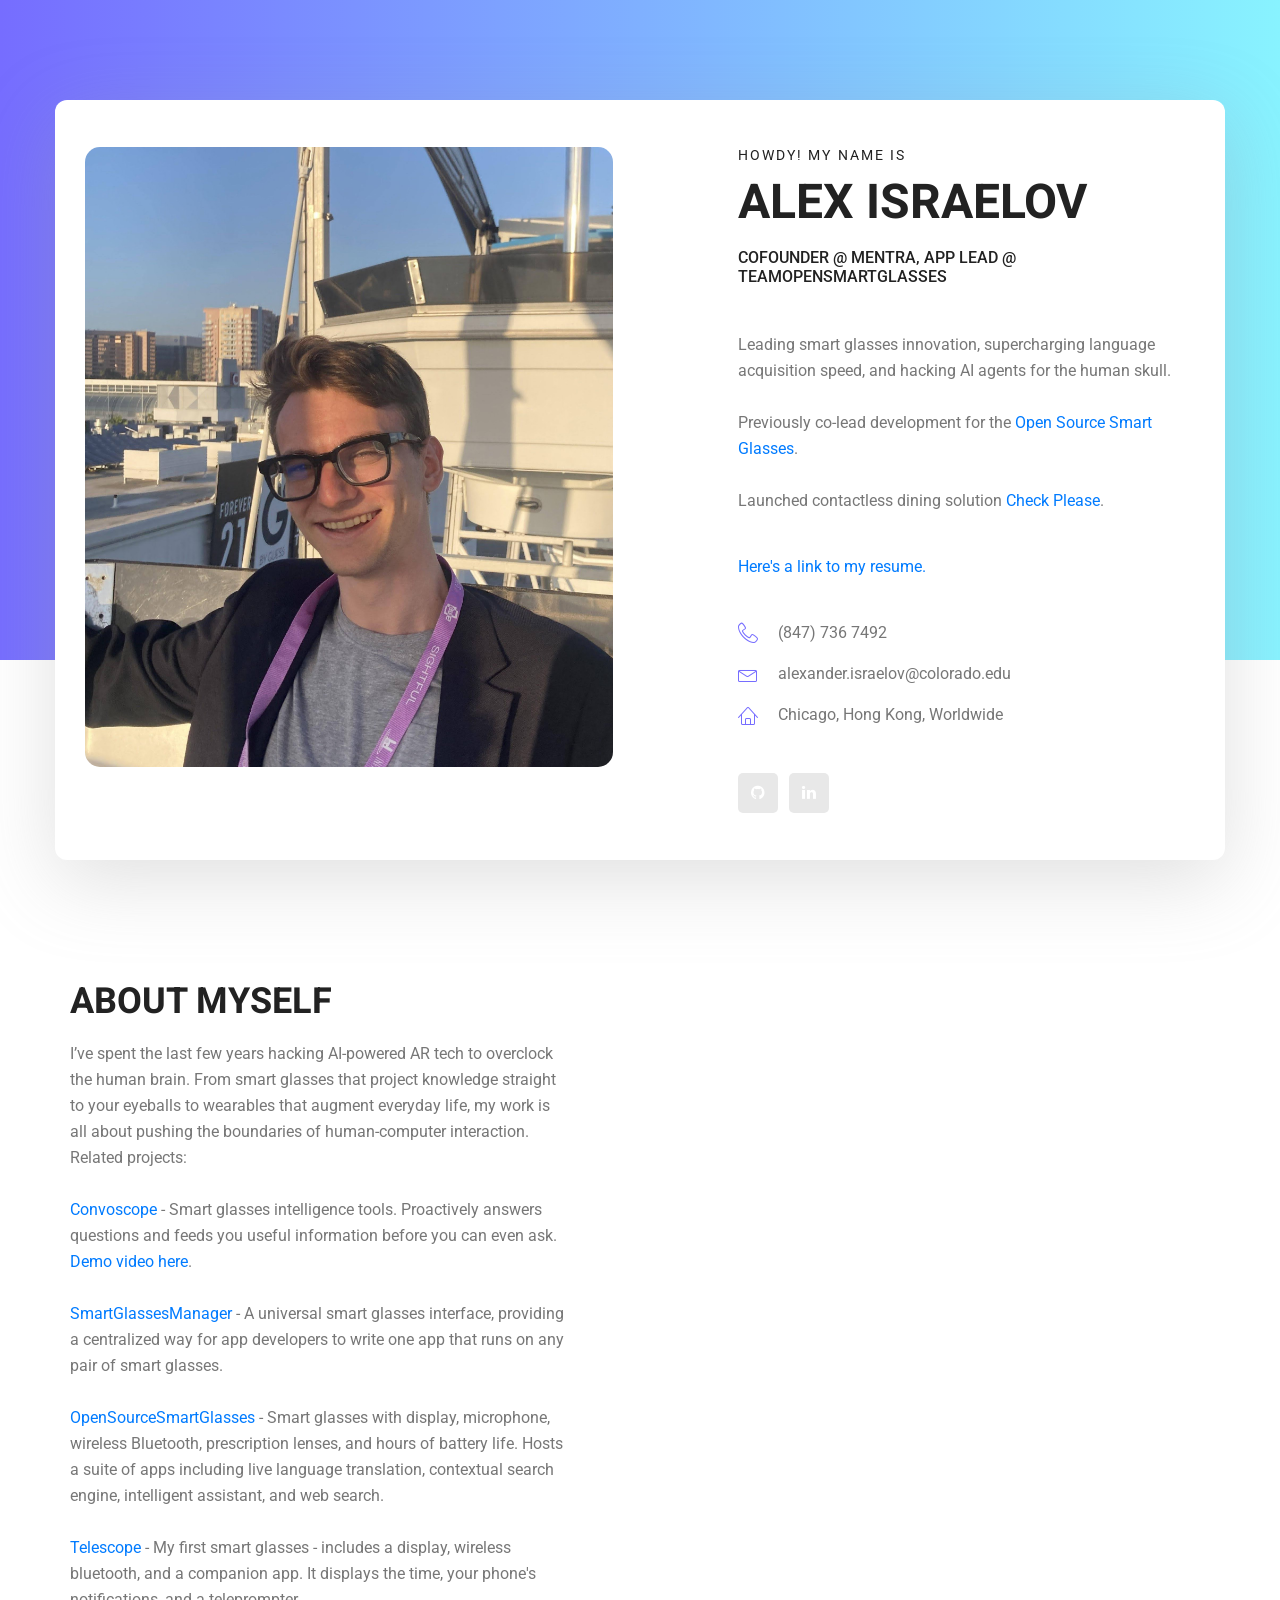
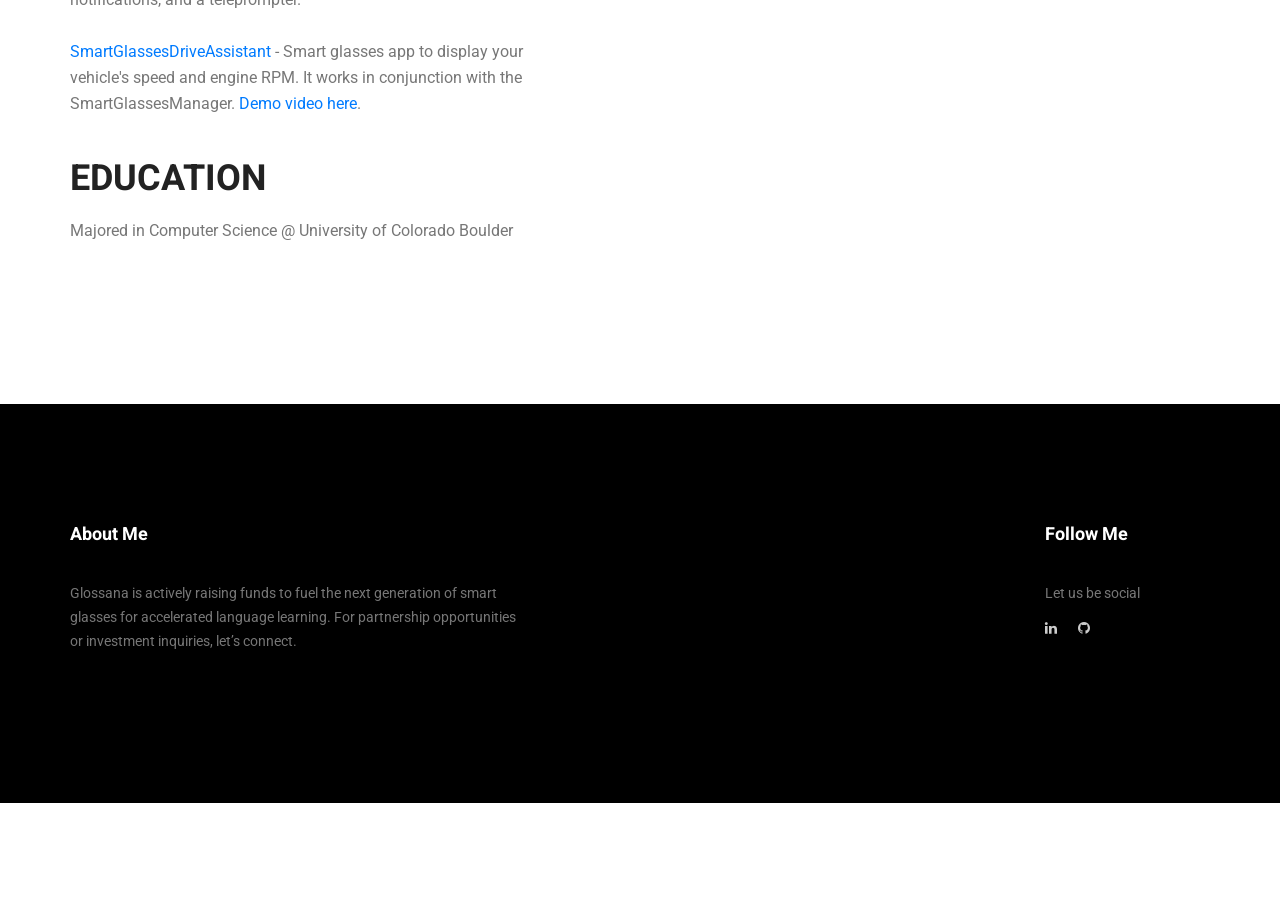
<file: index.html>
<!DOCTYPE html>
<html lang="en">
  <head>
    <!-- Required meta tags -->
    <meta charset="utf-8" />
    <meta
      name="viewport"
      content="width=device-width, initial-scale=1, shrink-to-fit=no"
    />
    <link rel="icon" href="img/favicon.png" type="image/png" />
    <title>Alex Israelov</title>
    <!-- Bootstrap CSS -->
    <link rel="stylesheet" href="css/bootstrap.css" />
    <link rel="stylesheet" href="vendors/linericon/style.css" />
    <link rel="stylesheet" href="css/font-awesome.min.css" />
    <link rel="stylesheet" href="vendors/owl-carousel/owl.carousel.min.css" />
    <link rel="stylesheet" href="vendors/lightbox/simpleLightbox.css" />
    <link rel="stylesheet" href="vendors/nice-select/css/nice-select.css" />
    <link rel="stylesheet" href="vendors/animate-css/animate.css" />
    <link rel="stylesheet" href="vendors/popup/magnific-popup.css" />
    <link rel="stylesheet" href="vendors/flaticon/flaticon.css" />
    <!-- main css -->
    <link rel="stylesheet" href="css/style.css" />
    <link rel="stylesheet" href="css/responsive.css" />
  </head>
  <body>
    <!--================Header Menu Area =================-->
    <header style="display: none;" class="header_area">
      <div class="main_menu">
        <nav class="navbar navbar-expand-lg navbar-light">
          <div class="container box_1620">

            <div
              class="collapse navbar-collapse offset"
              id="navbarSupportedContent"
            >
              <ul class="nav navbar-nav menu_nav ml-auto">
                <li class="nav-item active">
                  <a class="nav-link" href="index.html">Home</a>
                </li>
                <li class="nav-item">
                  <a class="nav-link" href="portfolio.html">Portfolio</a>
                </li>
              </ul>
            </div>
          </div>
        </nav>
      </div>
    </header>
    <!--================Header Menu Area =================-->

    <!--================Home Banner Area =================-->
    <section class="home_banner_area" style="margin-top: -100px;">
      <div class="container box_1620">
        <div class="banner_inner d-flex align-items-center">
          <div class="banner_content">
            <div class="media">
              <div class="d-flex">
                <img id="profileimage" src="img/MEAWE2.jpg" alt="" />
              </div>
              <div class="media-body">
                <div class="personal_text">
                  <h6>Howdy! My name is</h6>
                  <h3>Alex Israelov</h3>
                  <h4>
                    Cofounder @ Mentra, App Lead @ TeamOpenSmartGlasses
                  </h4>
                  <p>
                    <br>
                    Leading smart glasses innovation, supercharging language acquisition speed, and hacking AI agents for the human skull.
                    <br><br>

                    Previously co-lead development for the 
                    <a href="https://teamopensmartglasses.com/open-source-smart-glasses/">Open Source Smart Glasses</a>.
                    
                    <br><br>
                    Launched contactless dining solution 
                    <a href="https://web.archive.org/web/20220717092513/https://checkplease.app/">Check Please</a>.
                  </p>
                  <p>
                    <a
                      href="resume"
                    >
                      Here's a link to my resume.
                    </a>
                  </p>

                  <ul class="list basic_info">
                    <li>
                      <a href="#"
                        ><i class="lnr lnr-phone-handset"></i> (847) 736 7492</a
                      >
                    </li>
                    <li>
                      <a href="#"
                        ><i class="lnr lnr-envelope"></i>
                        alexander.israelov@colorado.edu</a
                      >
                    </li>
                    <li>
                      <a href="#"
                        ><i class="lnr lnr-home"></i> Chicago, Hong Kong, Worldwide </a
                      >
                    </li>
                  </ul>
                  <ul class="list personal_social">
                    <li>
                      <a href="https://github.com/alex1115alex"
                        ><i class="fa fa-github"></i
                      ></a>
                    </li>
                    <li>
                      <a href="https://www.linkedin.com/in/alexanderisraelov/"
                        ><i class="fa fa-linkedin"></i
                      ></a>
                    </li>
                    <li></li>
                  </ul>
                </div>
              </div>
            </div>
          </div>
        </div>
      </div>
    </section>
    <!--================End Home Banner Area =================-->

    <!--================Welcome Area =================-->
    <section class="welcome_area p_120">
      <div class="container">
        <div class="row welcome_inner">
          <div class="col-lg-6">
            <div class="welcome_text">
              <h4>About Myself</h4>
              <p>
                I’ve spent the last few years hacking AI-powered AR tech to overclock the human brain. 
                From smart glasses that project knowledge straight to your eyeballs to wearables that augment everyday life, my work is all about pushing the boundaries of human-computer interaction. Related projects:
               
                <br>
                <br>
                <a href="https://teamopensmartglasses.com/convoscope">Convoscope
                </a> - Smart glasses intelligence tools. Proactively answers questions and feeds you useful information before you can even ask. <a href="https://www.youtube.com/watch?v=3n6DzuYQ_v8">Demo video here</a>.

                <br>
                <br>
                <a href="https://github.com/TeamOpenSmartGlasses/SmartGlassesManager">SmartGlassesManager
                </a> - A universal smart glasses interface, providing a centralized way for app developers to write one app that runs on any pair of smart glasses.

                <br>
                <br>
                <a href="https://teamopensmartglasses.com/open-source-smart-glasses/">OpenSourceSmartGlasses
                </a> - Smart glasses with display, microphone, wireless Bluetooth, prescription lenses, and hours of battery life. Hosts a suite of apps including live language translation, contextual search engine, intelligent assistant, and web search.

                <br>
                <br>
                <a href="https://github.com/alex1115alex/Wearables-Telescope">Telescope
                </a> - My first smart glasses - includes a display, wireless bluetooth, and a companion app. It displays the time, your phone's notifications, and a teleprompter.
                
                <br>
                <br>
                <a href="https://github.com/TeamOpenSmartGlasses/SmartGlassesDriveAssistant">SmartGlassesDriveAssistant
                </a> - Smart glasses app to display your vehicle's speed and engine RPM. It works in conjunction with the SmartGlassesManager. <a href="https://www.youtube.com/watch?v=XDQ6MuoZ7AE">Demo video here</a>.

              </p>
              <h4>Education</h4>
              <p>Majored in Computer Science @ University of Colorado Boulder</p>
            </div>
          </div>

          </div>
        </div>
      </div>
    </section>

    <footer class="footer_area p_120">
      <div class="container">
        <div class="row footer_inner">
          <div class="col-lg-5 col-sm-6">
            <aside class="f_widget ab_widget">
              <div class="f_title">
                <h3>About Me</h3>
              </div>
              <p>
                Glossana is actively raising funds to fuel the next generation of smart glasses for accelerated language learning. For partnership opportunities or investment inquiries, let’s connect.
              </p>
            </aside>
          </div>
          <div class="col-lg-5 col-sm-6"></div>
          <div class="col-lg-2">
            <aside class="f_widget social_widget">
              <div class="f_title">
                <h3>Follow Me</h3>
              </div>
              <p>Let us be social</p>
              <ul class="list">
                <li>
                  <a href="https://www.linkedin.com/in/alexanderisraelov/"
                    ><i class="fa fa-linkedin"></i
                  ></a>
                </li>
                <li>
                  <a href="https://github.com/alex1115alex"
                    ><i class="fa fa-github"></i
                  ></a>
                </li>
              </ul>
            </aside>
          </div>
        </div>
      </div>
    </footer>
    <!--================End Footer Area =================-->

    <!-- Optional JavaScript -->
    <!-- jQuery first, then Popper.js, then Bootstrap JS -->
    <script src="js/jquery-3.3.1.min.js"></script>
    <script src="js/popper.js"></script>
    <script src="js/bootstrap.min.js"></script>
    <script src="js/stellar.js"></script>
    <script src="vendors/lightbox/simpleLightbox.min.js"></script>
    <script src="vendors/nice-select/js/jquery.nice-select.min.js"></script>
    <script src="vendors/isotope/imagesloaded.pkgd.min.js"></script>
    <script src="vendors/isotope/isotope.pkgd.min.js"></script>
    <script src="vendors/owl-carousel/owl.carousel.min.js"></script>
    <script src="vendors/popup/jquery.magnific-popup.min.js"></script>
    <script src="js/jquery.ajaxchimp.min.js"></script>
    <script src="vendors/counter-up/jquery.waypoints.min.js"></script>
    <script src="vendors/counter-up/jquery.counterup.min.js"></script>
    <script src="js/mail-script.js"></script>
    <script src="js/theme.js"></script>
  </body>
</html>
</file>
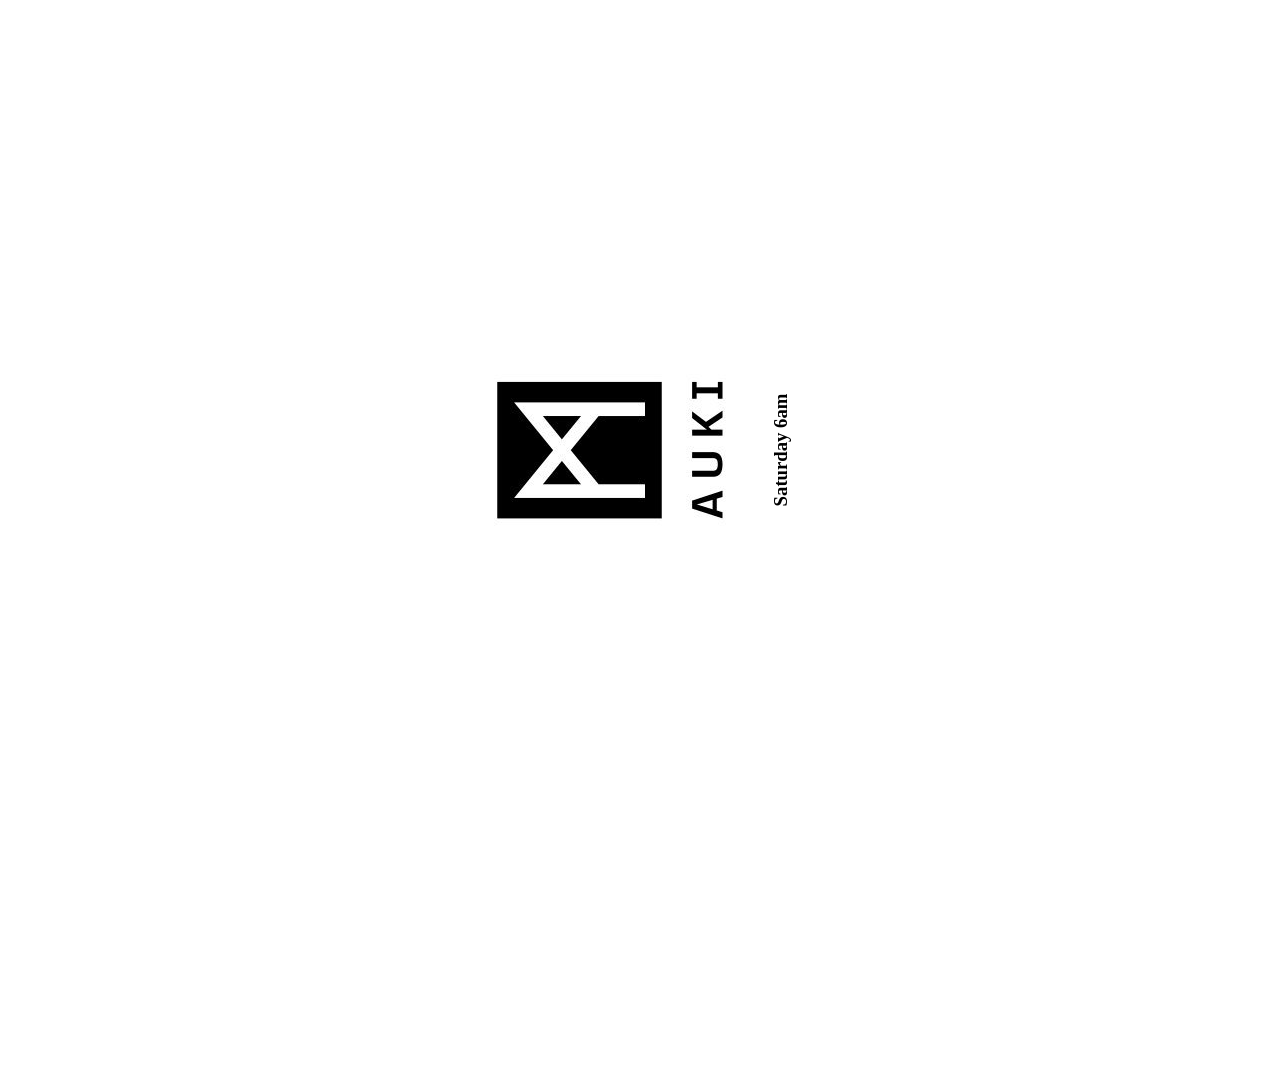
<file: tvbox/index.html>
<!DOCTYPE html>
<html lang="en">
<script>
    setInterval(() => {
        window.location.reload();
    }, 5000);
</script>

<head>
    <meta charset="UTF-8">
    <meta name="viewport" content="width=device-width, initial-scale=1.0">
    <title>Full Screen Image</title>
    <style>
        #content {
            transform: rotate(270deg);
            /* Prevent scrollbars */

            /* Scale the content to fit the screen */
            position: absolute;
            top: 0;
            left: 0;
            right: 0;
            bottom: 0;
            display: flex;
            justify-content: center;
            align-items: center;

            flex-direction: column;

            
        }

        html,
        body {
            margin: 0;
            padding: 0;
        }
        img {
          
          
        }
    </style>
</head>

<body>
    <div id="content">
        <img src="pic.jpg" alt="Full Screen Image" />
        <h3>
<script>
    const days = ['Sunday', 'Monday', 'Tuesday', 'Wednesday', 'Thursday', 'Friday', 'Saturday'];

    // Create a new Date object for the current date and time in Hong Kong timezone
    const now = new Date().toLocaleString('en-US', { timeZone: 'Asia/Hong_Kong' });
    const hkTime = new Date(now);
    const dayOfWeek = days[hkTime.getDay()];
    const hours = hkTime.getHours();
    const period = hours >= 12 ? 'pm' : 'am';
    const formattedHours = hours % 12 === 0 ? 12 : hours % 12; // Convert to 12-hour format
    
    // Display the day and time in Hong Kong timezone
    document.write(`${dayOfWeek} ${formattedHours}${period}`);
</script>
        </h3>
    </div>
</body>

</html>
</file>
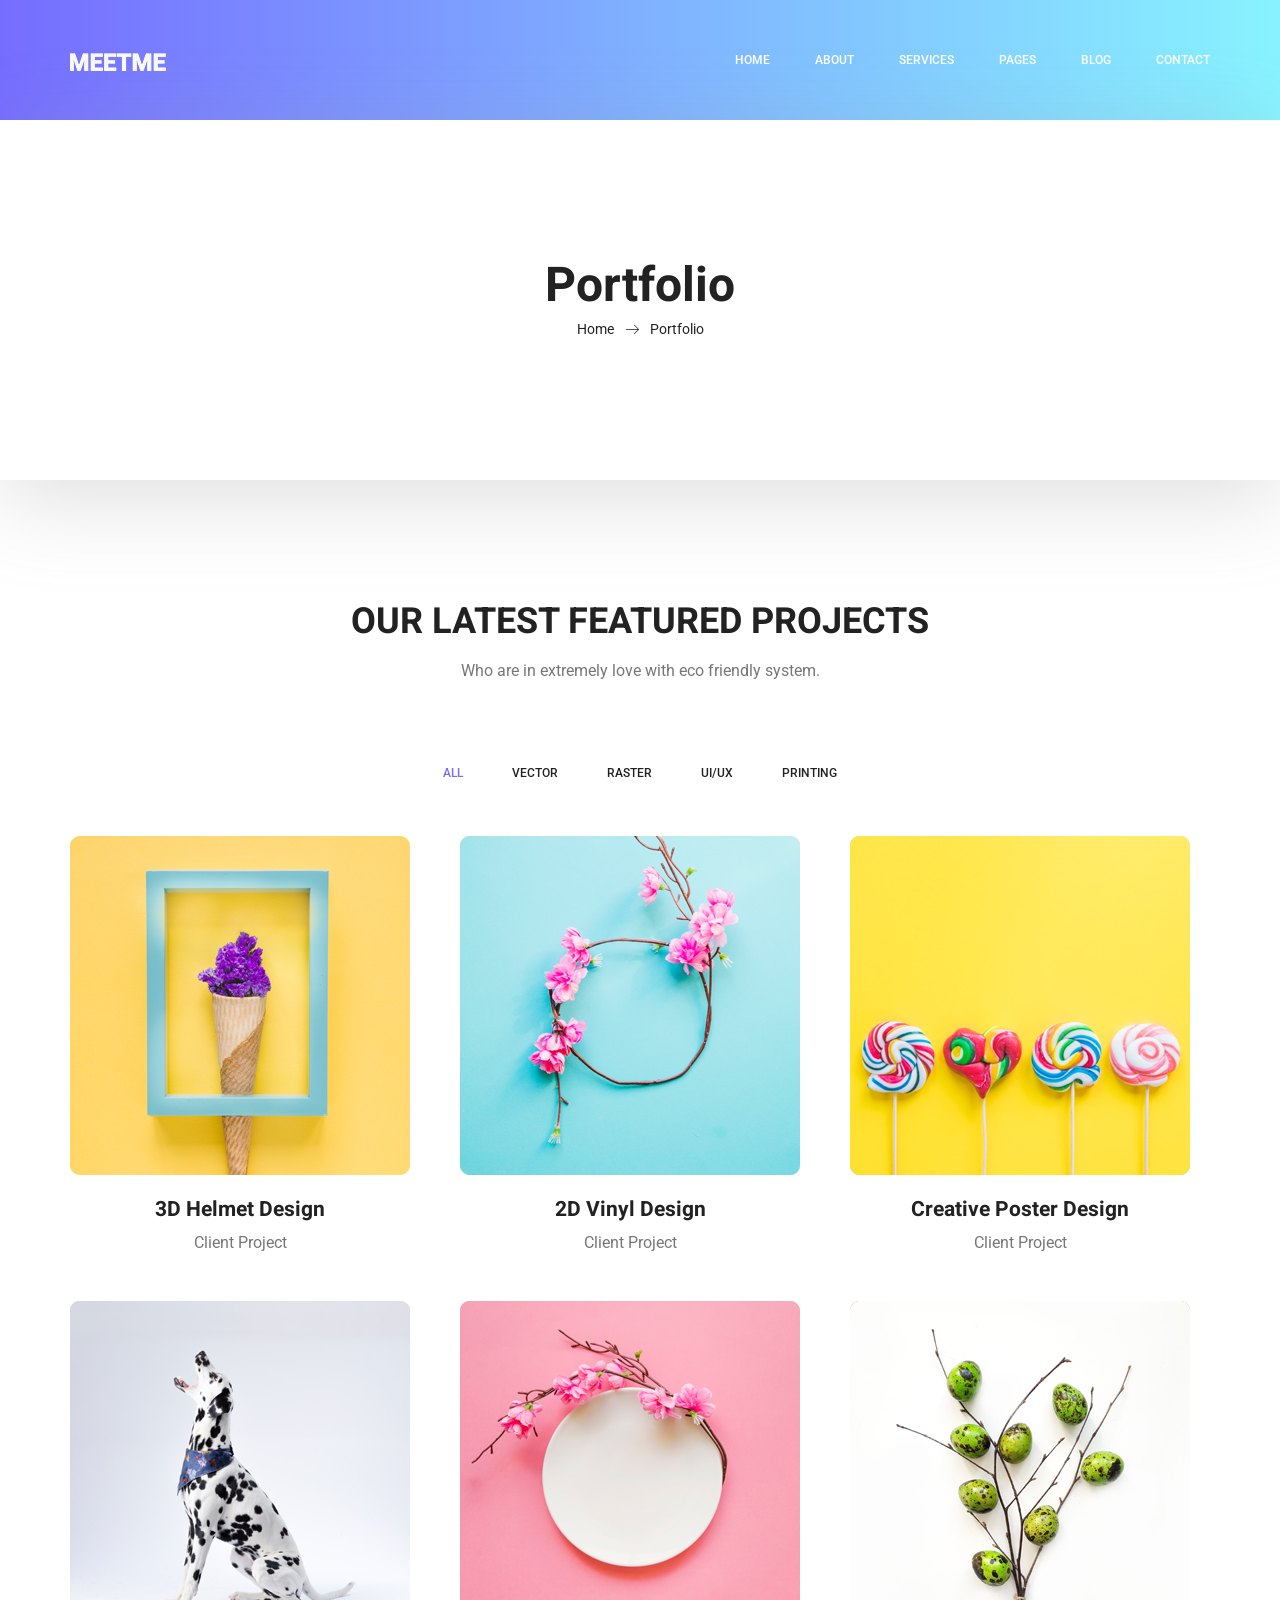
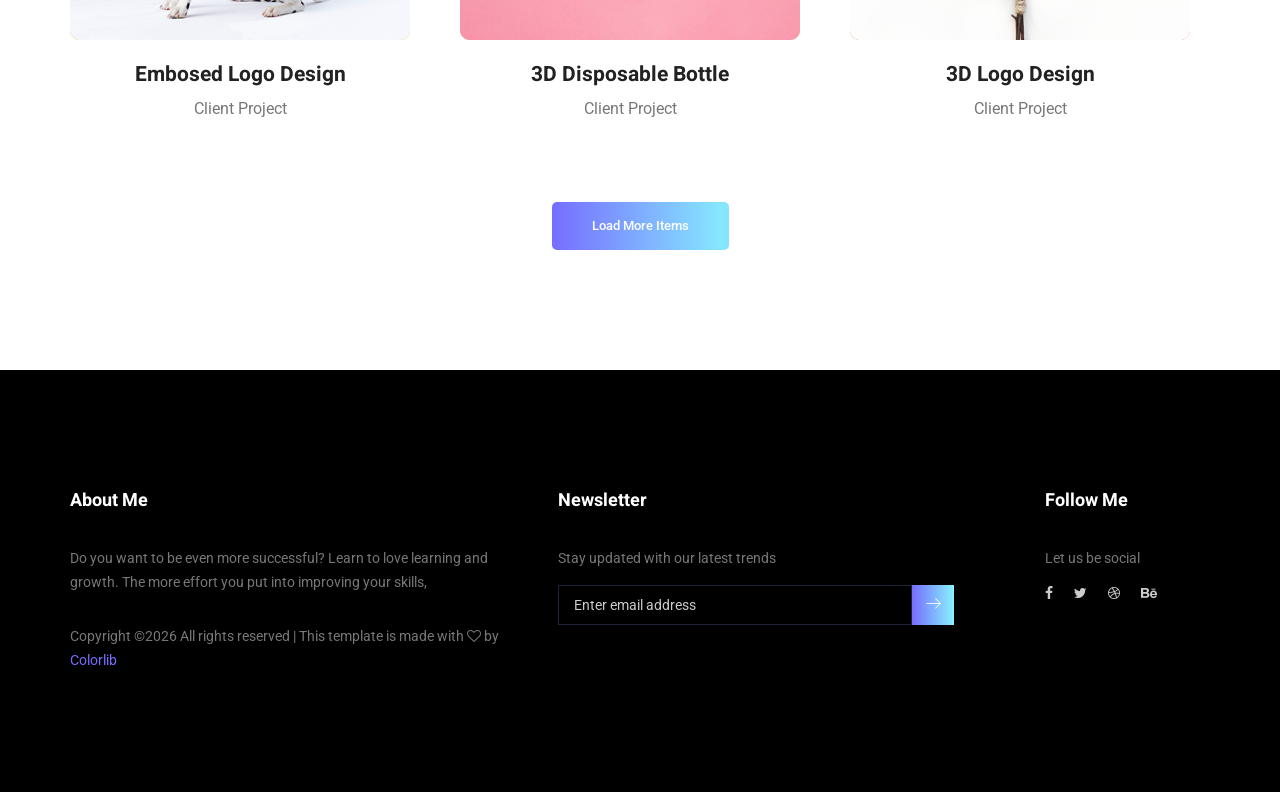
<file: portfolio.html>
<!doctype html>
<html lang="en">
    <head>
        <!-- Required meta tags -->
        <meta charset="utf-8">
        <meta name="viewport" content="width=device-width, initial-scale=1, shrink-to-fit=no">
        <link rel="icon" href="img/favicon.png" type="image/png">
        <title>MeetMe Personal</title>
        <!-- Bootstrap CSS -->
        <link rel="stylesheet" href="css/bootstrap.css">
        <link rel="stylesheet" href="vendors/linericon/style.css">
        <link rel="stylesheet" href="css/font-awesome.min.css">
        <link rel="stylesheet" href="vendors/owl-carousel/owl.carousel.min.css">
        <link rel="stylesheet" href="vendors/lightbox/simpleLightbox.css">
        <link rel="stylesheet" href="vendors/nice-select/css/nice-select.css">
        <link rel="stylesheet" href="vendors/animate-css/animate.css">
        <link rel="stylesheet" href="vendors/popup/magnific-popup.css">
        <link rel="stylesheet" href="vendors/flaticon/flaticon.css">
        <!-- main css -->
        <link rel="stylesheet" href="css/style.css">
        <link rel="stylesheet" href="css/responsive.css">
    </head>
    <body>
        
        <!--================Header Menu Area =================-->
        <header class="header_area">
            <div class="main_menu">
            	<nav class="navbar navbar-expand-lg navbar-light">
					<div class="container box_1620">
						<!-- Brand and toggle get grouped for better mobile display -->
						<a class="navbar-brand logo_h" href="index.html"><img src="img/logo.png" alt=""></a>
						<button class="navbar-toggler" type="button" data-toggle="collapse" data-target="#navbarSupportedContent" aria-controls="navbarSupportedContent" aria-expanded="false" aria-label="Toggle navigation">
							<span class="icon-bar"></span>
							<span class="icon-bar"></span>
							<span class="icon-bar"></span>
						</button>
						<!-- Collect the nav links, forms, and other content for toggling -->
						<div class="collapse navbar-collapse offset" id="navbarSupportedContent">
							<ul class="nav navbar-nav menu_nav ml-auto">
								<li class="nav-item active"><a class="nav-link" href="index.html">Home</a></li> 
								<li class="nav-item"><a class="nav-link" href="about-us.html">About</a></li> 
								<li class="nav-item"><a class="nav-link" href="services.html">Services</a></li> 
								<li class="nav-item submenu dropdown">
									<a href="#" class="nav-link dropdown-toggle" data-toggle="dropdown" role="button" aria-haspopup="true" aria-expanded="false">Pages</a>
									<ul class="dropdown-menu">
										<li class="nav-item"><a class="nav-link" href="portfolio.html">Portfolio</a></li>
										<li class="nav-item"><a class="nav-link" href="elements.html">Elements</a></li>
									</ul>
								</li> 
								<li class="nav-item submenu dropdown">
									<a href="#" class="nav-link dropdown-toggle" data-toggle="dropdown" role="button" aria-haspopup="true" aria-expanded="false">Blog</a>
									<ul class="dropdown-menu">
										<li class="nav-item"><a class="nav-link" href="blog.html">Blog</a></li>
										<li class="nav-item"><a class="nav-link" href="single-blog.html">Blog Details</a></li>
									</ul>
								</li> 
								<li class="nav-item"><a class="nav-link" href="contact.html">Contact</a></li>
							</ul>
						</div> 
					</div>
            	</nav>
            </div>
        </header>
        <!--================Header Menu Area =================-->
        
        <!--================Home Banner Area =================-->
        <section class="banner_area">
            <div class="box_1620">
				<div class="banner_inner d-flex align-items-center">
					<div class="container">
						<div class="banner_content text-center">
							<h2>Portfolio</h2>
							<div class="page_link">
								<a href="index.html">Home</a>
								<a href="portfolio.html">Portfolio</a>
							</div>
						</div>
					</div>
				</div>
            </div>
        </section>
        <!--================End Home Banner Area =================-->
        
        <!--================Home Gallery Area =================-->
        <section class="home_gallery_area p_120">
        	<div class="container">
        		<div class="main_title">
        			<h2>Our Latest Featured Projects</h2>
        			<p>Who are in extremely love with eco friendly system.</p>
        		</div>
        		<div class="isotope_fillter">
        			<ul class="gallery_filter list">
						<li class="active" data-filter="*"><a href="#">All</a></li>
						<li data-filter=".brand"><a href="#">Vector</a></li>
						<li data-filter=".manipul"><a href="#">Raster</a></li>
						<li data-filter=".creative"><a href="#">UI/UX</a></li>
						<li data-filter=".design"><a href="#">Printing</a></li>
					</ul>
        		</div>
        	</div>
        	<div class="container">
        		<div class="gallery_f_inner row imageGallery1">
        			<div class="col-lg-4 col-md-4 col-sm-6 brand manipul design print">
        				<div class="h_gallery_item">
        					<div class="g_img_item">
        						<img class="img-fluid" src="img/gallery/project-1.jpg" alt="">
        						<a class="light" href="img/gallery/project-1.jpg"><img src="img/gallery/icon.png" alt=""></a>
        					</div>
        					<div class="g_item_text">
        						<h4>3D Helmet Design</h4>
        						<p>Client Project</p>
        					</div>
        				</div>
        			</div>
        			<div class="col-lg-4 col-md-4 col-sm-6 brand manipul creative">
        				<div class="h_gallery_item">
        					<div class="g_img_item">
        						<img class="img-fluid" src="img/gallery/project-2.jpg" alt="">
        						<a class="light" href="img/gallery/project-2.jpg"><img src="img/gallery/icon.png" alt=""></a>
        					</div>
        					<div class="g_item_text">
        						<h4>2D Vinyl Design</h4>
        						<p>Client Project</p>
        					</div>
        				</div>
        			</div>
        			<div class="col-lg-4 col-md-4 col-sm-6 manipul creative design print">
        				<div class="h_gallery_item">
        					<div class="g_img_item">
        						<img class="img-fluid" src="img/gallery/project-3.jpg" alt="">
        						<a class="light" href="img/gallery/project-3.jpg"><img src="img/gallery/icon.png" alt=""></a>
        					</div>
        					<div class="g_item_text">
        						<h4>Creative Poster Design</h4>
        						<p>Client Project</p>
        					</div>
        				</div>
        			</div>
        			<div class="col-lg-4 col-md-4 col-sm-6 brand creative print">
        				<div class="h_gallery_item">
        					<div class="g_img_item">
        						<img class="img-fluid" src="img/gallery/project-4.jpg" alt="">
        						<a class="light" href="img/gallery/project-4.jpg"><img src="img/gallery/icon.png" alt=""></a>
        					</div>
        					<div class="g_item_text">
        						<h4>Embosed Logo Design</h4>
        						<p>Client Project</p>
        					</div>
        				</div>
        			</div>
        			<div class="col-lg-4 col-md-4 col-sm-6 brand manipul design">
        				<div class="h_gallery_item">
        					<div class="g_img_item">
        						<img class="img-fluid" src="img/gallery/project-5.jpg" alt="">
        						<a class="light" href="img/gallery/project-5.jpg"><img src="img/gallery/icon.png" alt=""></a>
        					</div>
        					<div class="g_item_text">
        						<h4>3D Disposable Bottle</h4>
        						<p>Client Project</p>
        					</div>
        				</div>
        			</div>
        			<div class="col-lg-4 col-md-4 col-sm-6 brand creative">
        				<div class="h_gallery_item">
        					<div class="g_img_item">
        						<img class="img-fluid" src="img/gallery/project-6.jpg" alt="">
        						<a class="light" href="img/gallery/project-6.jpg"><img src="img/gallery/icon.png" alt=""></a>
        					</div>
        					<div class="g_item_text">
        						<h4>3D Logo Design</h4>
        						<p>Client Project</p>
        					</div>
        				</div>
        			</div>
        		</div>
        		<div class="more_btn">
        			<a class="main_btn" href="#">Load More Items</a>
        		</div>
        	</div>
        </section>
        <!--================End Home Gallery Area =================-->
        
        <!--================Footer Area =================-->
        <footer class="footer_area p_120">
        	<div class="container">
        		<div class="row footer_inner">
        			<div class="col-lg-5 col-sm-6">
        				<aside class="f_widget ab_widget">
        					<div class="f_title">
        						<h3>About Me</h3>
        					</div>
        					<p>Do you want to be even more successful? Learn to love learning and growth. The more effort you put into improving your skills,</p>
        					<p><!-- Link back to Colorlib can't be removed. Template is licensed under CC BY 3.0. -->
Copyright &copy;<script>document.write(new Date().getFullYear());</script> All rights reserved | This template is made with <i class="fa fa-heart-o" aria-hidden="true"></i> by <a href="https://colorlib.com" target="_blank">Colorlib</a>
<!-- Link back to Colorlib can't be removed. Template is licensed under CC BY 3.0. --></p>
        				</aside>
        			</div>
        			<div class="col-lg-5 col-sm-6">
        				<aside class="f_widget news_widget">
        					<div class="f_title">
        						<h3>Newsletter</h3>
        					</div>
        					<p>Stay updated with our latest trends</p>
        					<div id="mc_embed_signup">
                                <form target="_blank" action="https://spondonit.us12.list-manage.com/subscribe/post?u=1462626880ade1ac87bd9c93a&amp;id=92a4423d01" method="get" class="subscribe_form relative">
                                	<div class="input-group d-flex flex-row">
                                        <input name="EMAIL" placeholder="Enter email address" onfocus="this.placeholder = ''" onblur="this.placeholder = 'Email Address '" required="" type="email">
                                        <button class="btn sub-btn"><span class="lnr lnr-arrow-right"></span></button>		
                                    </div>				
                                    <div class="mt-10 info"></div>
                                </form>
                            </div>
        				</aside>
        			</div>
        			<div class="col-lg-2">
        				<aside class="f_widget social_widget">
        					<div class="f_title">
        						<h3>Follow Me</h3>
        					</div>
        					<p>Let us be social</p>
        					<ul class="list">
        						<li><a href="#"><i class="fa fa-facebook"></i></a></li>
        						<li><a href="#"><i class="fa fa-twitter"></i></a></li>
        						<li><a href="#"><i class="fa fa-dribbble"></i></a></li>
        						<li><a href="#"><i class="fa fa-behance"></i></a></li>
        					</ul>
        				</aside>
        			</div>
        		</div>
        	</div>
        </footer>
        <!--================End Footer Area =================-->
        
        
        
        
        <!-- Optional JavaScript -->
        <!-- jQuery first, then Popper.js, then Bootstrap JS -->
        <script src="js/jquery-3.3.1.min.js"></script>
        <script src="js/popper.js"></script>
        <script src="js/bootstrap.min.js"></script>
        <script src="js/stellar.js"></script>
        <script src="vendors/lightbox/simpleLightbox.min.js"></script>
        <script src="vendors/nice-select/js/jquery.nice-select.min.js"></script>
        <script src="vendors/isotope/imagesloaded.pkgd.min.js"></script>
        <script src="vendors/isotope/isotope.pkgd.min.js"></script>
        <script src="vendors/owl-carousel/owl.carousel.min.js"></script>
        <script src="vendors/popup/jquery.magnific-popup.min.js"></script>
        <script src="js/jquery.ajaxchimp.min.js"></script>
        <script src="vendors/counter-up/jquery.waypoints.min.js"></script>
        <script src="vendors/counter-up/jquery.counterup.min.js"></script>
        <script src="js/mail-script.js"></script>
        <script src="js/theme.js"></script>
    </body>
</html>
</file>
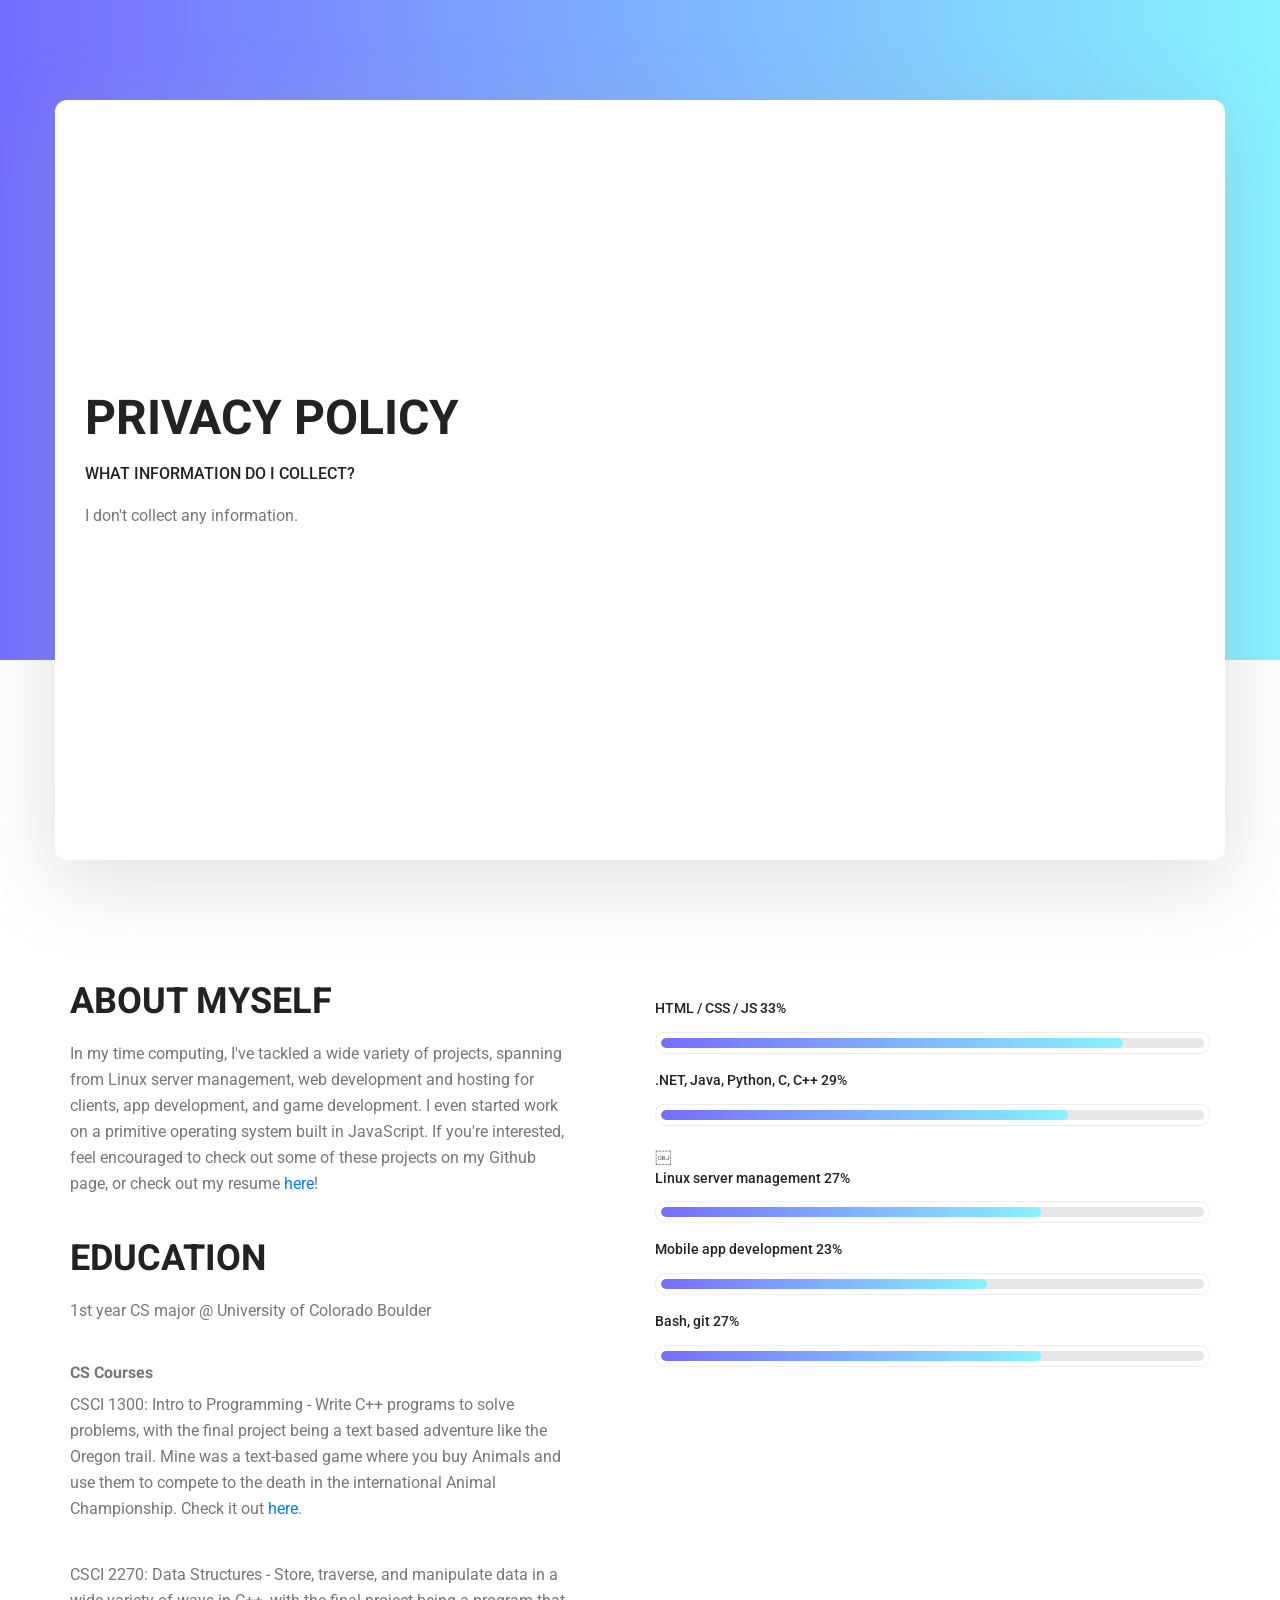
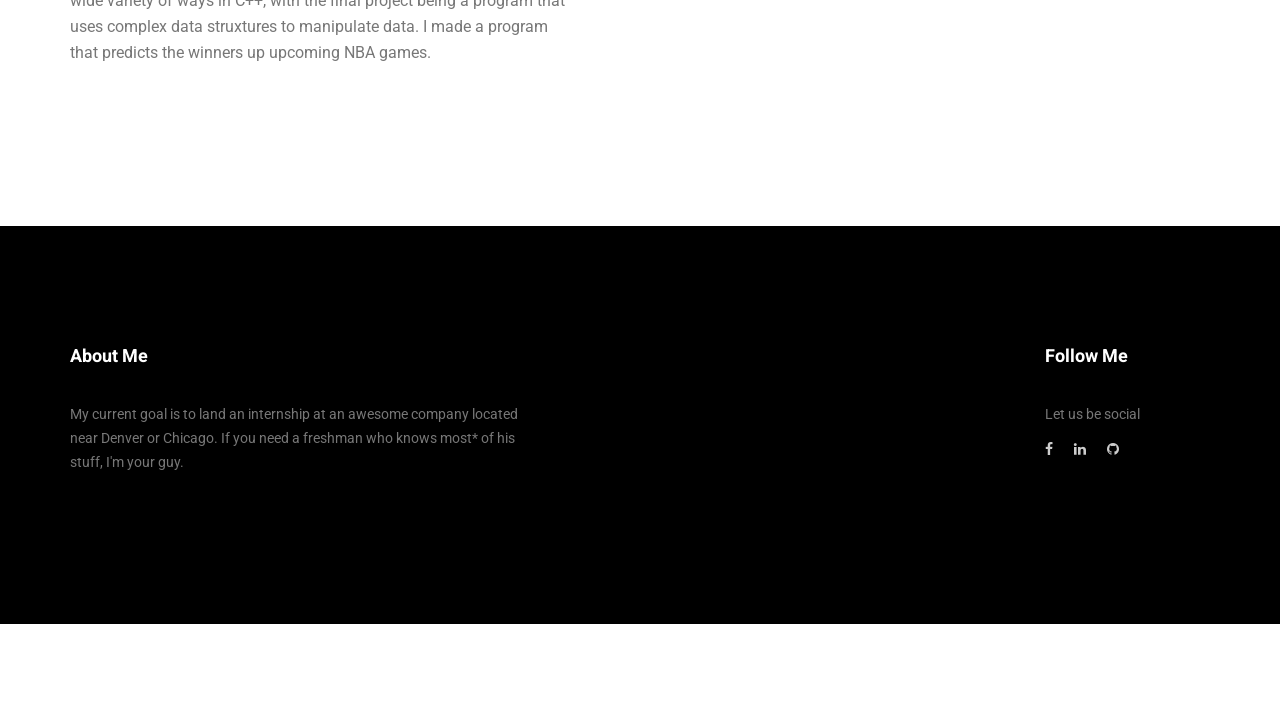
<file: privacypolicy.html>
<html lang="en">
    <head>
        <!-- Required meta tags -->
        <meta charset="utf-8">
        <meta name="viewport" content="width=device-width, initial-scale=1, shrink-to-fit=no">
        <link rel="icon" href="img/favicon.png" type="image/png">
        <title>Alex Israelov</title>
        <!-- Bootstrap CSS -->
        <link rel="stylesheet" href="css/bootstrap.css">
        <link rel="stylesheet" href="vendors/linericon/style.css">
        <link rel="stylesheet" href="css/font-awesome.min.css">
        <link rel="stylesheet" href="vendors/owl-carousel/owl.carousel.min.css">
        <link rel="stylesheet" href="vendors/lightbox/simpleLightbox.css">
        <link rel="stylesheet" href="vendors/nice-select/css/nice-select.css">
        <link rel="stylesheet" href="vendors/animate-css/animate.css">
        <link rel="stylesheet" href="vendors/popup/magnific-popup.css">
        <link rel="stylesheet" href="vendors/flaticon/flaticon.css">
        <!-- main css -->
        <link rel="stylesheet" href="css/style.css">
        <link rel="stylesheet" href="css/responsive.css">
    </head>
    <body>

        <!--================Header Menu Area =================-->
        <header style="display: none" class="header_area">
            <div class="main_menu">
            	<nav class="navbar navbar-expand-lg navbar-light">
					<div class="container box_1620">
						<!-- Brand and toggle get grouped for better mobile display -->
						<!--
            <a class="navbar-brand logo_h" href="index.html"><img src="img/logo.png" alt=""></a>
						<button class="navbar-toggler" type="button" data-toggle="collapse" data-target="#navbarSupportedContent" aria-controls="navbarSupportedContent" aria-expanded="false" aria-label="Toggle navigation">
							<span class="icon-bar"></span>
							<span class="icon-bar"></span>
							<span class="icon-bar"></span>
						</button>
          -->
            <!-- Collect the nav links, forms, and other content for toggling -->
						<div class="collapse navbar-collapse offset" id="navbarSupportedContent">
							<ul class="nav navbar-nav menu_nav ml-auto">
								<li class="nav-item active"><a class="nav-link" href="index.html">Home</a></li>
                <li class="nav-item"><a class="nav-link" href="portfolio.html">Portfolio</a></li>
							</ul>
						</div>

					</div>
            	</nav>
            </div>
        </header>
        <!--================Header Menu Area =================-->

        <!--================Home Banner Area =================-->
        <section class="home_banner_area" style="margin-top: -100px;">
           	<div class="container box_1620">
           		<div class="banner_inner d-flex align-items-center">
					<div class="banner_content">
						<div class="media">
							
							<div class="media-body">
								<div class="personal_text">
                                    <h3>Privacy Policy</h3>
                                    <h4>What information do I collect?</h4>
                                    <p>I don't collect any information.</p>								
								</div>
							</div>
						</div>
					</div>
				</div>
      </div>
        </section>
        <!--================End Home Banner Area =================-->

        <!--================Welcome Area =================-->
        <section class="welcome_area p_120">
        	<div class="container">
        		<div class="row welcome_inner">
        			<div class="col-lg-6">
        				<div class="welcome_text">
        					<h4>About Myself</h4>
                  <p>In my time computing, I've tackled a wide variety of projects, spanning from Linux server management, web development and hosting for clients, app development, and game development. I even started work on a primitive operating system built in JavaScript. If you're interested, feel encouraged to check out some of these projects on my Github page, or check out my resume <a href="https://drive.google.com/open?id=1GM74qisV2pTs18svaK9Pn1V2ilrspRICAaDHbJit3Wc">here</a>!</p>
<h4>Education</h4>
                  <p>1st year CS major @ University of Colorado Boulder
                  <h5>CS Courses</h5>
                  <p>CSCI 1300: Intro to Programming - Write C++ programs to solve problems, with the final project being a text based adventure like the Oregon trail.
			Mine was a text-based game where you buy Animals and use them to compete to the death in the international Animal Championship. Check it out <a href="https://github.com/alex1115alex/AnimalShow">here</a>.</p>
                  <p>CSCI 2270: Data Structures - Store, traverse, and manipulate data in a wide variety of ways in C++, with the final project being a program that uses
		complex data struxtures to manipulate data. I made a program that predicts the winners up upcoming NBA games.</p>

        				</div>
        			</div>
        			<div class="col-lg-6">
        				<div class="tools_expert">
        					<div class="skill_main">
								<div class="skill_item">
									<h4>HTML / CSS / JS <span class="counter">85</span>%</h4>
									<div class="progress_br">
										<div class="progress">
											<div class="progress-bar" role="progressbar" aria-valuenow="85" aria-valuemin="0" aria-valuemax="100"></div>
										</div>
									</div>
								</div>
								<div class="skill_item">
									<h4>.NET, Java, Python, C, C++ <span class="counter">75</span>%</h4>
									<div class="progress_br">
										<div class="progress">
											<div class="progress-bar" role="progressbar" aria-valuenow="75" aria-valuemin="0" aria-valuemax="100"></div>
										</div>
									</div>
								</div>
								<div class="skill_item">￼
									<h4>Linux server management <span class="counter">70</span>%</h4>
									<div class="progress_br">
										<div class="progress">
											<div class="progress-bar" role="progressbar" aria-valuenow="70" aria-valuemin="0" aria-valuemax="100"></div>
										</div>
									</div>
								</div>
								<div class="skill_item">
									<h4>Mobile app development <span class="counter">60</span>%</h4>
									<div class="progress_br">
										<div class="progress">
											<div class="progress-bar" role="progressbar" aria-valuenow="60" aria-valuemin="0" aria-valuemax="100"></div>
										</div>
									</div>
								</div>
								<div class="skill_item">
									<h4>Bash, git <span class="counter">70</span>%</h4>
									<div class="progress_br">
										<div class="progress">
											<div class="progress-bar" role="progressbar" aria-valuenow="70" aria-valuemin="0" aria-valuemax="100"></div>
										</div>
									</div>
								</div>
							</div>
        				</div>
        			</div>
        		</div>
        	</div>
        </section>
        <!--================End Welcome Area =================-->

        <!--================Footer Area =================-->
        <footer class="footer_area p_120">
        	<div class="container">
        		<div class="row footer_inner">
        			<div class="col-lg-5 col-sm-6">
        				<aside class="f_widget ab_widget">
        					<div class="f_title">
        						<h3>About Me</h3>
        					</div>
        					<p>My current goal is to land an internship at an awesome company located near Denver or Chicago. If you need a freshman who knows most* of his stuff, I'm your guy.</p>
        				</aside>
        			</div>
        			<div class="col-lg-5 col-sm-6">

        			</div>
        			<div class="col-lg-2">
        				<aside class="f_widget social_widget">
        					<div class="f_title">
        						<h3>Follow Me</h3>
        					</div>
        					<p>Let us be social</p>
        					<ul class="list">
        						<li><a href="https://www.facebook.com/profile.php?id=100010938992994"><i class="fa fa-facebook"></i></a></li>
        						<li><a href="https://www.linkedin.com/in/alexanderisraelov/"><i class="fa fa-linkedin"></i></a></li>
        						<li><a href="https://github.com/alex1115alex"><i class="fa fa-github"></i></a></li>
        					</ul>
        				</aside>
        			</div>
        		</div>
        	</div>
        </footer>
        <!--================End Footer Area =================-->






        <!-- Optional JavaScript -->
        <!-- jQuery first, then Popper.js, then Bootstrap JS -->
        <script src="js/jquery-3.3.1.min.js"></script>
        <script src="js/popper.js"></script>
        <script src="js/bootstrap.min.js"></script>
        <script src="js/stellar.js"></script>
        <script src="vendors/lightbox/simpleLightbox.min.js"></script>
        <script src="vendors/nice-select/js/jquery.nice-select.min.js"></script>
        <script src="vendors/isotope/imagesloaded.pkgd.min.js"></script>
        <script src="vendors/isotope/isotope.pkgd.min.js"></script>
        <script src="vendors/owl-carousel/owl.carousel.min.js"></script>
        <script src="vendors/popup/jquery.magnific-popup.min.js"></script>
        <script src="js/jquery.ajaxchimp.min.js"></script>
        <script src="vendors/counter-up/jquery.waypoints.min.js"></script>
        <script src="vendors/counter-up/jquery.counterup.min.js"></script>
        <script src="js/mail-script.js"></script>
        <script src="js/theme.js"></script>
    </body>
</html>
</file>
<file: vendors/linericon/style.css>
@font-face {
	font-family: 'Linearicons-Free';
	src:url('fonts/Linearicons-Free.eot?w118d');
	src:url('fonts/Linearicons-Free.eot?#iefixw118d') format('embedded-opentype'),
		url('fonts/Linearicons-Free.woff2?w118d') format('woff2'),
		url('fonts/Linearicons-Free.woff?w118d') format('woff'),
		url('fonts/Linearicons-Free.ttf?w118d') format('truetype'),
		url('fonts/Linearicons-Free.svg?w118d#Linearicons-Free') format('svg');
	font-weight: normal;
	font-style: normal;
}

.lnr {
	font-family: 'Linearicons-Free';
	speak: none;
	font-style: normal;
	font-weight: normal;
	font-variant: normal;
	text-transform: none;
	line-height: 1;

	/* Better Font Rendering =========== */
	-webkit-font-smoothing: antialiased;
	-moz-osx-font-smoothing: grayscale;
}

.lnr-home:before {
	content: "\e800";
}
.lnr-apartment:before {
	content: "\e801";
}
.lnr-pencil:before {
	content: "\e802";
}
.lnr-magic-wand:before {
	content: "\e803";
}
.lnr-drop:before {
	content: "\e804";
}
.lnr-lighter:before {
	content: "\e805";
}
.lnr-poop:before {
	content: "\e806";
}
.lnr-sun:before {
	content: "\e807";
}
.lnr-moon:before {
	content: "\e808";
}
.lnr-cloud:before {
	content: "\e809";
}
.lnr-cloud-upload:before {
	content: "\e80a";
}
.lnr-cloud-download:before {
	content: "\e80b";
}
.lnr-cloud-sync:before {
	content: "\e80c";
}
.lnr-cloud-check:before {
	content: "\e80d";
}
.lnr-database:before {
	content: "\e80e";
}
.lnr-lock:before {
	content: "\e80f";
}
.lnr-cog:before {
	content: "\e810";
}
.lnr-trash:before {
	content: "\e811";
}
.lnr-dice:before {
	content: "\e812";
}
.lnr-heart:before {
	content: "\e813";
}
.lnr-star:before {
	content: "\e814";
}
.lnr-star-half:before {
	content: "\e815";
}
.lnr-star-empty:before {
	content: "\e816";
}
.lnr-flag:before {
	content: "\e817";
}
.lnr-envelope:before {
	content: "\e818";
}
.lnr-paperclip:before {
	content: "\e819";
}
.lnr-inbox:before {
	content: "\e81a";
}
.lnr-eye:before {
	content: "\e81b";
}
.lnr-printer:before {
	content: "\e81c";
}
.lnr-file-empty:before {
	content: "\e81d";
}
.lnr-file-add:before {
	content: "\e81e";
}
.lnr-enter:before {
	content: "\e81f";
}
.lnr-exit:before {
	content: "\e820";
}
.lnr-graduation-hat:before {
	content: "\e821";
}
.lnr-license:before {
	content: "\e822";
}
.lnr-music-note:before {
	content: "\e823";
}
.lnr-film-play:before {
	content: "\e824";
}
.lnr-camera-video:before {
	content: "\e825";
}
.lnr-camera:before {
	content: "\e826";
}
.lnr-picture:before {
	content: "\e827";
}
.lnr-book:before {
	content: "\e828";
}
.lnr-bookmark:before {
	content: "\e829";
}
.lnr-user:before {
	content: "\e82a";
}
.lnr-users:before {
	content: "\e82b";
}
.lnr-shirt:before {
	content: "\e82c";
}
.lnr-store:before {
	content: "\e82d";
}
.lnr-cart:before {
	content: "\e82e";
}
.lnr-tag:before {
	content: "\e82f";
}
.lnr-phone-handset:before {
	content: "\e830";
}
.lnr-phone:before {
	content: "\e831";
}
.lnr-pushpin:before {
	content: "\e832";
}
.lnr-map-marker:before {
	content: "\e833";
}
.lnr-map:before {
	content: "\e834";
}
.lnr-location:before {
	content: "\e835";
}
.lnr-calendar-full:before {
	content: "\e836";
}
.lnr-keyboard:before {
	content: "\e837";
}
.lnr-spell-check:before {
	content: "\e838";
}
.lnr-screen:before {
	content: "\e839";
}
.lnr-smartphone:before {
	content: "\e83a";
}
.lnr-tablet:before {
	content: "\e83b";
}
.lnr-laptop:before {
	content: "\e83c";
}
.lnr-laptop-phone:before {
	content: "\e83d";
}
.lnr-power-switch:before {
	content: "\e83e";
}
.lnr-bubble:before {
	content: "\e83f";
}
.lnr-heart-pulse:before {
	content: "\e840";
}
.lnr-construction:before {
	content: "\e841";
}
.lnr-pie-chart:before {
	content: "\e842";
}
.lnr-chart-bars:before {
	content: "\e843";
}
.lnr-gift:before {
	content: "\e844";
}
.lnr-diamond:before {
	content: "\e845";
}
.lnr-linearicons:before {
	content: "\e846";
}
.lnr-dinner:before {
	content: "\e847";
}
.lnr-coffee-cup:before {
	content: "\e848";
}
.lnr-leaf:before {
	content: "\e849";
}
.lnr-paw:before {
	content: "\e84a";
}
.lnr-rocket:before {
	content: "\e84b";
}
.lnr-briefcase:before {
	content: "\e84c";
}
.lnr-bus:before {
	content: "\e84d";
}
.lnr-car:before {
	content: "\e84e";
}
.lnr-train:before {
	content: "\e84f";
}
.lnr-bicycle:before {
	content: "\e850";
}
.lnr-wheelchair:before {
	content: "\e851";
}
.lnr-select:before {
	content: "\e852";
}
.lnr-earth:before {
	content: "\e853";
}
.lnr-smile:before {
	content: "\e854";
}
.lnr-sad:before {
	content: "\e855";
}
.lnr-neutral:before {
	content: "\e856";
}
.lnr-mustache:before {
	content: "\e857";
}
.lnr-alarm:before {
	content: "\e858";
}
.lnr-bullhorn:before {
	content: "\e859";
}
.lnr-volume-high:before {
	content: "\e85a";
}
.lnr-volume-medium:before {
	content: "\e85b";
}
.lnr-volume-low:before {
	content: "\e85c";
}
.lnr-volume:before {
	content: "\e85d";
}
.lnr-mic:before {
	content: "\e85e";
}
.lnr-hourglass:before {
	content: "\e85f";
}
.lnr-undo:before {
	content: "\e860";
}
.lnr-redo:before {
	content: "\e861";
}
.lnr-sync:before {
	content: "\e862";
}
.lnr-history:before {
	content: "\e863";
}
.lnr-clock:before {
	content: "\e864";
}
.lnr-download:before {
	content: "\e865";
}
.lnr-upload:before {
	content: "\e866";
}
.lnr-enter-down:before {
	content: "\e867";
}
.lnr-exit-up:before {
	content: "\e868";
}
.lnr-bug:before {
	content: "\e869";
}
.lnr-code:before {
	content: "\e86a";
}
.lnr-link:before {
	content: "\e86b";
}
.lnr-unlink:before {
	content: "\e86c";
}
.lnr-thumbs-up:before {
	content: "\e86d";
}
.lnr-thumbs-down:before {
	content: "\e86e";
}
.lnr-magnifier:before {
	content: "\e86f";
}
.lnr-cross:before {
	content: "\e870";
}
.lnr-menu:before {
	content: "\e871";
}
.lnr-list:before {
	content: "\e872";
}
.lnr-chevron-up:before {
	content: "\e873";
}
.lnr-chevron-down:before {
	content: "\e874";
}
.lnr-chevron-left:before {
	content: "\e875";
}
.lnr-chevron-right:before {
	content: "\e876";
}
.lnr-arrow-up:before {
	content: "\e877";
}
.lnr-arrow-down:before {
	content: "\e878";
}
.lnr-arrow-left:before {
	content: "\e879";
}
.lnr-arrow-right:before {
	content: "\e87a";
}
.lnr-move:before {
	content: "\e87b";
}
.lnr-warning:before {
	content: "\e87c";
}
.lnr-question-circle:before {
	content: "\e87d";
}
.lnr-menu-circle:before {
	content: "\e87e";
}
.lnr-checkmark-circle:before {
	content: "\e87f";
}
.lnr-cross-circle:before {
	content: "\e880";
}
.lnr-plus-circle:before {
	content: "\e881";
}
.lnr-circle-minus:before {
	content: "\e882";
}
.lnr-arrow-up-circle:before {
	content: "\e883";
}
.lnr-arrow-down-circle:before {
	content: "\e884";
}
.lnr-arrow-left-circle:before {
	content: "\e885";
}
.lnr-arrow-right-circle:before {
	content: "\e886";
}
.lnr-chevron-up-circle:before {
	content: "\e887";
}
.lnr-chevron-down-circle:before {
	content: "\e888";
}
.lnr-chevron-left-circle:before {
	content: "\e889";
}
.lnr-chevron-right-circle:before {
	content: "\e88a";
}
.lnr-crop:before {
	content: "\e88b";
}
.lnr-frame-expand:before {
	content: "\e88c";
}
.lnr-frame-contract:before {
	content: "\e88d";
}
.lnr-layers:before {
	content: "\e88e";
}
.lnr-funnel:before {
	content: "\e88f";
}
.lnr-text-format:before {
	content: "\e890";
}
.lnr-text-format-remove:before {
	content: "\e891";
}
.lnr-text-size:before {
	content: "\e892";
}
.lnr-bold:before {
	content: "\e893";
}
.lnr-italic:before {
	content: "\e894";
}
.lnr-underline:before {
	content: "\e895";
}
.lnr-strikethrough:before {
	content: "\e896";
}
.lnr-highlight:before {
	content: "\e897";
}
.lnr-text-align-left:before {
	content: "\e898";
}
.lnr-text-align-center:before {
	content: "\e899";
}
.lnr-text-align-right:before {
	content: "\e89a";
}
.lnr-text-align-justify:before {
	content: "\e89b";
}
.lnr-line-spacing:before {
	content: "\e89c";
}
.lnr-indent-increase:before {
	content: "\e89d";
}
.lnr-indent-decrease:before {
	content: "\e89e";
}
.lnr-pilcrow:before {
	content: "\e89f";
}
.lnr-direction-ltr:before {
	content: "\e8a0";
}
.lnr-direction-rtl:before {
	content: "\e8a1";
}
.lnr-page-break:before {
	content: "\e8a2";
}
.lnr-sort-alpha-asc:before {
	content: "\e8a3";
}
.lnr-sort-amount-asc:before {
	content: "\e8a4";
}
.lnr-hand:before {
	content: "\e8a5";
}
.lnr-pointer-up:before {
	content: "\e8a6";
}
.lnr-pointer-right:before {
	content: "\e8a7";
}
.lnr-pointer-down:before {
	content: "\e8a8";
}
.lnr-pointer-left:before {
	content: "\e8a9";
}
</file>
<file: vendors/nice-select/css/nice-select.css>
.nice-select {
  -webkit-tap-highlight-color: transparent;
  background-color: #fff;
  border-radius: 5px;
  border: solid 1px #e8e8e8;
  box-sizing: border-box;
  clear: both;
  cursor: pointer;
  display: block;
  float: left;
  font-family: inherit;
  font-size: 14px;
  font-weight: normal;
  height: 42px;
  line-height: 40px;
  outline: none;
  padding-left: 18px;
  padding-right: 30px;
  position: relative;
  text-align: left !important;
  -webkit-transition: all 0.2s ease-in-out;
  transition: all 0.2s ease-in-out;
  -webkit-user-select: none;
     -moz-user-select: none;
      -ms-user-select: none;
          user-select: none;
  white-space: nowrap;
  width: auto; }
  .nice-select:hover {
    border-color: #dbdbdb; }
  .nice-select:active, .nice-select.open, .nice-select:focus {
    border-color: #999; }
  .nice-select:after {
    border-bottom: 2px solid #999;
    border-right: 2px solid #999;
    content: '';
    display: block;
    height: 5px;
    margin-top: -4px;
    pointer-events: none;
    position: absolute;
    right: 12px;
    top: 50%;
    -webkit-transform-origin: 66% 66%;
        -ms-transform-origin: 66% 66%;
            transform-origin: 66% 66%;
    -webkit-transform: rotate(45deg);
        -ms-transform: rotate(45deg);
            transform: rotate(45deg);
    -webkit-transition: all 0.15s ease-in-out;
    transition: all 0.15s ease-in-out;
    width: 5px; }
  .nice-select.open:after {
    -webkit-transform: rotate(-135deg);
        -ms-transform: rotate(-135deg);
            transform: rotate(-135deg); }
  .nice-select.open .list {
    opacity: 1;
    pointer-events: auto;
    -webkit-transform: scale(1) translateY(0);
        -ms-transform: scale(1) translateY(0);
            transform: scale(1) translateY(0); }
  .nice-select.disabled {
    border-color: #ededed;
    color: #999;
    pointer-events: none; }
    .nice-select.disabled:after {
      border-color: #cccccc; }
  .nice-select.wide {
    width: 100%; }
    .nice-select.wide .list {
      left: 0 !important;
      right: 0 !important; }
  .nice-select.right {
    float: right; }
    .nice-select.right .list {
      left: auto;
      right: 0; }
  .nice-select.small {
    font-size: 12px;
    height: 36px;
    line-height: 34px; }
    .nice-select.small:after {
      height: 4px;
      width: 4px; }
    .nice-select.small .option {
      line-height: 34px;
      min-height: 34px; }
  .nice-select .list {
    background-color: #fff;
    border-radius: 5px;
    box-shadow: 0 0 0 1px rgba(68, 68, 68, 0.11);
    box-sizing: border-box;
    margin-top: 4px;
    opacity: 0;
    overflow: hidden;
    padding: 0;
    pointer-events: none;
    position: absolute;
    top: 100%;
    left: 0;
    -webkit-transform-origin: 50% 0;
        -ms-transform-origin: 50% 0;
            transform-origin: 50% 0;
    -webkit-transform: scale(0.75) translateY(-21px);
        -ms-transform: scale(0.75) translateY(-21px);
            transform: scale(0.75) translateY(-21px);
    -webkit-transition: all 0.2s cubic-bezier(0.5, 0, 0, 1.25), opacity 0.15s ease-out;
    transition: all 0.2s cubic-bezier(0.5, 0, 0, 1.25), opacity 0.15s ease-out;
    z-index: 9; }
    .nice-select .list:hover .option:not(:hover) {
      background-color: transparent !important; }
  .nice-select .option {
    cursor: pointer;
    font-weight: 400;
    line-height: 40px;
    list-style: none;
    min-height: 40px;
    outline: none;
    padding-left: 18px;
    padding-right: 29px;
    text-align: left;
    -webkit-transition: all 0.2s;
    transition: all 0.2s; }
    .nice-select .option:hover, .nice-select .option.focus, .nice-select .option.selected.focus {
      background-color: #f6f6f6; }
    .nice-select .option.selected {
      font-weight: bold; }
    .nice-select .option.disabled {
      background-color: transparent;
      color: #999;
      cursor: default; }

.no-csspointerevents .nice-select .list {
  display: none; }

.no-csspointerevents .nice-select.open .list {
  display: block; }
</file>
<file: vendors/flaticon/flaticon.css>
/*
  	Flaticon icon font: Flaticon
  	Creation date: 26/06/2018 17:19
  	*/

@font-face {
  font-family: "Flaticon";
  src: url("./Flaticon.eot");
  src: url("./Flaticon.eot?#iefix") format("embedded-opentype"),
       url("./Flaticon.woff") format("woff"),
       url("./Flaticon.ttf") format("truetype"),
       url("./Flaticon.svg#Flaticon") format("svg");
  font-weight: normal;
  font-style: normal;
}

@media screen and (-webkit-min-device-pixel-ratio:0) {
  @font-face {
    font-family: "Flaticon";
    src: url("./Flaticon.svg#Flaticon") format("svg");
  }
}

[class^="flaticon-"]:before, [class*=" flaticon-"]:before,
[class^="flaticon-"]:after, [class*=" flaticon-"]:after {   
  font-family: Flaticon;
        font-size: 20px;
font-style: normal;
margin-left: 20px;
}

.flaticon-skyline:before { content: "\f100"; }
.flaticon-sketch:before { content: "\f101"; }
.flaticon-city:before { content: "\f102"; }
</file>
<file: css/style.css>
/*----------------------------------------------------
@File: Default Styles
@Author: Rocky Ahmed
@URL: http://wethemez.com
Author E-mail: rockybd1995@gmail.com

This file contains the styling for the actual theme, this
is the file you need to edit to change the look of the
theme.
---------------------------------------------------- */
/*=====================================================================
@Template Name: Builder Construction 
@Author: Rocky Ahmed
@Developed By: Rocky Ahmed
@Developer URL: http://rocky.wethemez.com
Author E-mail: rockybd1995@gmail.com

@Default Styles

Table of Content:
01/ Variables
02/ predefin
03/ header
04/ button
05/ banner
06/ breadcrumb
07/ about
08/ team
09/ project 
10/ price 
11/ team 
12/ blog 
13/ video  
14/ features  
15/ career  
16/ contact 
17/ footer

=====================================================================*/
/*----------------------------------------------------*/
/*font Variables*/
/*Color Variables*/
/*=================== fonts ====================*/
@import url("https://fonts.googleapis.com/css?family=Heebo:300,400,700,900|Roboto:300,400,500,700");
/*---------------------------------------------------- */
/*----------------------------------------------------*/

#profileimage{
  border-radius: 15px;
  max-height: 620px;
}

.list {
  list-style: none;
  margin: 0px;
  padding: 0px; }

a {
  text-decoration: none;
  transition: all 0.3s ease-in-out; }
  a:hover, a:focus {
    text-decoration: none;
    outline: none; }

.row.m0 {
  margin: 0px; }

body {
  line-height: 26px;
  font-size: 16px;
  font-family: "Roboto", sans-serif;
  font-weight: normal;
  color: #777777; }

h1, h2, h3, h4, h5, h6 {
  font-family: "Heebo", sans-serif;
  font-weight: bold; }

button:focus {
  outline: none;
  box-shadow: none; }

.p0 {
  padding-left: 0px;
  padding-right: 0px; }

.p_120 {
  padding-top: 120px;
  padding-bottom: 120px; }

.p_100 {
  padding-top: 100px;
  padding-bottom: 100px; }

.pad_top {
  padding-top: 120px; }

.pad_bt {
  padding-bottom: 120px; }

.mt-25 {
  margin-top: 25px; }

@media (min-width: 1200px) {
  .container {
    max-width: 1170px; } }

@media (min-width: 1620px) {
  .box_1620 {
    max-width: 1620px;
    margin: auto;
    width: 100%;
    padding-left: 0px;
    padding-right: 0px; } }
/* Main Title Area css
============================================================================================ */
.main_title {
  text-align: center;
  max-width: 670px;
  margin: 0px auto 75px; }
  .main_title h2 {
    font-family: "Heebo", sans-serif;
    font-size: 36px;
    color: #222222;
    margin-bottom: 15px;
    text-transform: uppercase; }
  .main_title p {
    font-size: 16px;
    font-family: "Roboto", sans-serif;
    font-weight: normal;
    line-height: 26px;
    color: #777777;
    margin-bottom: 0px; }

/* End Main Title Area css
============================================================================================ */
/*---------------------------------------------------- */
/*----------------------------------------------------*/
.header_area {
  position: absolute;
  width: 100%;
  top: 0;
  left: 0;
  z-index: 99;
  transition: background 0.4s, all 0.3s linear; }
  .header_area .navbar {
    background: transparent;
    padding: 0px;
    border: 0px;
    border-radius: 0px; }
    .header_area .navbar .nav .nav-item {
      margin-right: 45px; }
      .header_area .navbar .nav .nav-item .nav-link {
        font: 500 12px/120px "Roboto", sans-serif;
        text-transform: uppercase;
        color: #fff;
        padding: 0px;
        display: inline-block; }
        .header_area .navbar .nav .nav-item .nav-link:after {
          display: none; }
      .header_area .navbar .nav .nav-item:hover .nav-link, .header_area .navbar .nav .nav-item.active .nav-link {
        color: #fff; }
      .header_area .navbar .nav .nav-item.submenu {
        position: relative; }
        .header_area .navbar .nav .nav-item.submenu ul {
          border: none;
          padding: 0px;
          border-radius: 0px;
          box-shadow: none;
          margin: 0px;
          background: #fff;
          box-shadow: 0px 3px 16px 0px rgba(0, 0, 0, 0.1); }
          @media (min-width: 992px) {
            .header_area .navbar .nav .nav-item.submenu ul {
              position: absolute;
              top: 120%;
              left: 0px;
              min-width: 200px;
              text-align: left;
              opacity: 0;
              transition: all 300ms ease-in;
              visibility: hidden;
              display: block;
              border: none;
              padding: 0px;
              border-radius: 0px; } }
          .header_area .navbar .nav .nav-item.submenu ul:before {
            content: "";
            width: 0;
            height: 0;
            border-style: solid;
            border-width: 10px 10px 0 10px;
            border-color: #eeeeee transparent transparent transparent;
            position: absolute;
            right: 24px;
            top: 45px;
            z-index: 3;
            opacity: 0;
            transition: all 400ms linear; }
          .header_area .navbar .nav .nav-item.submenu ul .nav-item {
            display: block;
            float: none;
            margin-right: 0px;
            border-bottom: 1px solid #ededed;
            margin-left: 0px;
            transition: all 0.4s linear; }
            .header_area .navbar .nav .nav-item.submenu ul .nav-item .nav-link {
              line-height: 45px;
              color: #222222;
              padding: 0px 30px;
              transition: all 150ms linear;
              display: block;
              margin-right: 0px; }
            .header_area .navbar .nav .nav-item.submenu ul .nav-item:last-child {
              border-bottom: none; }
            .header_area .navbar .nav .nav-item.submenu ul .nav-item:hover .nav-link {
              background: #766dff;
              color: #fff; }
        @media (min-width: 992px) {
          .header_area .navbar .nav .nav-item.submenu:hover ul {
            visibility: visible;
            opacity: 1;
            top: 100%; } }
        .header_area .navbar .nav .nav-item.submenu:hover ul .nav-item {
          margin-top: 0px; }
      .header_area .navbar .nav .nav-item:last-child {
        margin-right: 0px; }
    .header_area .navbar .search {
      font-size: 12px;
      line-height: 60px;
      display: inline-block;
      color: #222222;
      margin-left: 80px; }
      .header_area .navbar .search i {
        font-weight: 600; }
  .header_area.navbar_fixed .main_menu {
    position: fixed;
    width: 100%;
    top: -70px;
    left: 0;
    right: 0;
    background: #000;
    transform: translateY(70px);
    transition: transform 500ms ease, background 500ms ease;
    -webkit-transition: transform 500ms ease, background 500ms ease;
    box-shadow: 0px 3px 16px 0px rgba(0, 0, 0, 0.1); }
    .header_area.navbar_fixed .main_menu .navbar .nav .nav-item .nav-link {
      line-height: 70px; }

.top_menu {
  background: #f9f9ff; }
  .top_menu .header_social li {
    display: inline-block;
    margin-right: 15px; }
    .top_menu .header_social li a {
      font-size: 14px;
      color: #777777;
      display: inline-block;
      line-height: 42px;
      transition: all 300ms linear 0s; }
    .top_menu .header_social li:last-child {
      margin-right: 0px; }
    .top_menu .header_social li:hover a {
      color: #766dff; }
  .top_menu .dn_btn {
    line-height: 42px;
    display: inline-block;
    font-size: 12px;
    margin-right: 30px;
    font-family: "Roboto", sans-serif;
    font-weight: normal;
    color: #777777;
    transition: all 300ms linear 0s; }
    .top_menu .dn_btn:hover {
      color: #766dff; }
    .top_menu .dn_btn:last-child {
      margin-right: 0px; }
  .top_menu .lan_pack {
    height: 30px;
    border: 1px solid #eeeeee;
    border-radius: 3px;
    line-height: 28px;
    font-size: 12px;
    font-family: "Roboto", sans-serif;
    font-weight: 500;
    padding-left: 19px;
    padding-right: 36px;
    color: #777777;
    background: #f9f9ff;
    margin-right: 5px;
    margin-top: 8px; }
    .top_menu .lan_pack .current {
      color: #777777; }
    .top_menu .lan_pack:after {
      content: "\f0d7";
      border: none !important;
      font: normal normal normal 12px/1 FontAwesome;
      transform: rotate(0deg);
      height: auto;
      margin-top: -6px;
      right: 20px; }

/*---------------------------------------------------- */
/*----------------------------------------------------*/
/* Home Banner Area css
============================================================================================ */
.home_banner_area {
  position: relative;
  z-index: 1;
  background-image: -moz-linear-gradient(0deg, #766dff 0%, #88f3ff 100%);
  background-image: -webkit-linear-gradient(0deg, #766dff 0%, #88f3ff 100%);
  background-image: -ms-linear-gradient(0deg, #766dff 0%, #88f3ff 100%);
  margin-bottom: 200px; }
  .home_banner_area .box_1620 {
    min-height: 700px;
    border-radius: 12px;
    position: relative;
    bottom: -200px;
    background: #fff;
    padding: 30px;
    box-shadow: 0px 20px 80px 0px rgba(153, 153, 153, 0.3); }
  .home_banner_area .banner_inner {
    position: relative;
    width: 100%;
    min-height: 700px;
    display: flex; }
    .home_banner_area .banner_inner .banner_content {
      color: #222222;
      vertical-align: middle;
      align-self: center;
      text-align: left; }
      .home_banner_area .banner_inner .banner_content .media .d-flex {
        padding-right: 125px; }
      .home_banner_area .banner_inner .banner_content .media .media-body {
        vertical-align: middle;
        align-self: center; }

.blog_banner {
  min-height: 780px;
  position: relative;
  z-index: 1;
  overflow: hidden;
  margin-bottom: 0px; }
  .blog_banner .banner_inner {
    background: #04091e;
    position: relative;
    overflow: hidden;
    width: 100%;
    min-height: 780px;
    z-index: 1; }
    .blog_banner .banner_inner .overlay {
      background: url(../img/banner/banner-2.jpg) no-repeat scroll center center;
      opacity: .5;
      height: 125%;
      position: absolute;
      left: 0px;
      top: 0px;
      width: 100%;
      z-index: -1; }
    .blog_banner .banner_inner .blog_b_text {
      max-width: 700px;
      margin: auto;
      color: #fff; }
      .blog_banner .banner_inner .blog_b_text h2 {
        font-size: 60px;
        font-weight: bold;
        font-family: "Heebo", sans-serif;
        line-height: 66px;
        margin-bottom: 15px;
        text-transform: uppercase; }
      .blog_banner .banner_inner .blog_b_text p {
        font-size: 16px;
        margin-bottom: 35px; }
      .blog_banner .banner_inner .blog_b_text .white_bg_btn {
        line-height: 42px;
        padding: 0px 45px;
        border-radius: 5px; }

.banner_box {
  max-width: 1620px;
  margin: auto; }

.banner_area {
  position: relative;
  z-index: 1;
  min-height: 350px;
  background-image: -moz-linear-gradient(0deg, #766dff 0%, #88f3ff 100%);
  background-image: -webkit-linear-gradient(0deg, #766dff 0%, #88f3ff 100%);
  background-image: -ms-linear-gradient(0deg, #766dff 0%, #88f3ff 100%);
  margin-bottom: 120px; }
  .banner_area .box_1620 {
    background: #fff;
    min-height: 360px;
    border-radius: 12px;
    position: relative;
    bottom: -120px;
    box-shadow: 0px 20px 80px 0px rgba(153, 153, 153, 0.3); }
  .banner_area .banner_inner {
    position: relative;
    overflow: hidden;
    width: 100%;
    min-height: 360px;
    z-index: 1; }
    .banner_area .banner_inner .banner_content h2 {
      color: #222222;
      font-size: 48px;
      font-family: "Heebo", sans-serif;
      margin-bottom: 0px;
      font-weight: bold; }
    .banner_area .banner_inner .banner_content .page_link a {
      font-size: 14px;
      color: #222222;
      font-family: "Roboto", sans-serif;
      margin-right: 32px;
      position: relative; }
      .banner_area .banner_inner .banner_content .page_link a:before {
        content: "\e87a";
        font-family: 'Linearicons-Free';
        position: absolute;
        right: -25px;
        top: 50%;
        transform: translateY(-50%); }
      .banner_area .banner_inner .banner_content .page_link a:last-child {
        margin-right: 0px; }
        .banner_area .banner_inner .banner_content .page_link a:last-child:before {
          display: none; }
      .banner_area .banner_inner .banner_content .page_link a:hover {
        color: #766dff; }

/* End Home Banner Area css
============================================================================================ */
/*---------------------------------------------------- */
/*----------------------------------------------------*/
/* Latest Blog Area css
============================================================================================ */
.latest_blog_inner {
  margin-bottom: -30px; }

.l_blog_item {
  margin-bottom: 30px; }
  .l_blog_item .date {
    font-size: 13px;
    font-family: "Roboto", sans-serif;
    font-weight: normal;
    color: #777777;
    margin-top: 20px;
    display: block;
    margin-bottom: 15px; }
  .l_blog_item h4 {
    font-size: 18px;
    line-height: 24px;
    color: #222222;
    border-bottom: 1px solid #eeeeee;
    padding-bottom: 20px;
    margin-bottom: 20px;
    transition: all 300ms linear 0s; }
  .l_blog_item p {
    margin-bottom: 0px; }
  .l_blog_item:hover h4 {
    color: #766dff; }

/* End Latest Blog Area css
============================================================================================ */
/*================= latest_blog_area css =============*/
.single-recent-blog-post {
  margin-bottom: 30px; }
  .single-recent-blog-post .thumb {
    overflow: hidden; }
    .single-recent-blog-post .thumb img {
      transition: all 0.7s linear; }
  .single-recent-blog-post .details {
    padding-top: 30px; }
    .single-recent-blog-post .details .sec_h4 {
      line-height: 24px;
      padding: 10px 0px 13px;
      transition: all 0.3s linear; }
      .single-recent-blog-post .details .sec_h4:hover {
        color: #777777; }
  .single-recent-blog-post .date {
    font-size: 14px;
    line-height: 24px;
    font-weight: 400; }
  .single-recent-blog-post:hover img {
    transform: scale(1.23) rotate(10deg); }

.tags .tag_btn {
  font-size: 12px;
  font-weight: 500;
  line-height: 20px;
  border: 1px solid #eeeeee;
  display: inline-block;
  padding: 1px 18px;
  text-align: center;
  color: #222222; }
  .tags .tag_btn:before {
    background: #766dff; }
  .tags .tag_btn + .tag_btn {
    margin-left: 2px; }

/*========= blog_categorie_area css ===========*/
.blog_categorie_area {
  padding-top: 80px;
  padding-bottom: 80px; }

.categories_post {
  position: relative;
  text-align: center;
  cursor: pointer; }
  .categories_post img {
    max-width: 100%; }
  .categories_post .categories_details {
    position: absolute;
    top: 20px;
    left: 20px;
    right: 20px;
    bottom: 20px;
    background: rgba(34, 34, 34, 0.8);
    color: #fff;
    transition: all 0.3s linear;
    display: flex;
    align-items: center;
    justify-content: center; }
    .categories_post .categories_details h5 {
      margin-bottom: 0px;
      font-size: 18px;
      line-height: 26px;
      text-transform: uppercase;
      color: #fff;
      position: relative; }
    .categories_post .categories_details p {
      font-weight: 300;
      font-size: 14px;
      line-height: 26px;
      margin-bottom: 0px; }
    .categories_post .categories_details .border_line {
      margin: 10px 0px;
      background: #fff;
      width: 100%;
      height: 1px; }
  .categories_post:hover .categories_details {
    background-image: -moz-linear-gradient(0deg, #766dff 0%, #88f3ff 100%);
    background-image: -webkit-linear-gradient(0deg, #766dff 0%, #88f3ff 100%);
    background-image: -ms-linear-gradient(0deg, #766dff 0%, #88f3ff 100%);
    opacity: 0.851; }

/*============ blog_left_sidebar css ==============*/
.blog_item {
  margin-bottom: 40px; }

.blog_info {
  padding-top: 30px; }
  .blog_info .post_tag {
    padding-bottom: 20px; }
    .blog_info .post_tag a {
      font: 300 14px/21px "Roboto", sans-serif;
      color: #222222; }
      .blog_info .post_tag a:hover {
        color: #777777; }
      .blog_info .post_tag a.active {
        color: #766dff; }
  .blog_info .blog_meta li a {
    font: 300 14px/20px "Roboto", sans-serif;
    color: #777777;
    vertical-align: middle;
    padding-bottom: 12px;
    display: inline-block; }
    .blog_info .blog_meta li a i {
      color: #222222;
      font-size: 16px;
      font-weight: 600;
      padding-left: 15px;
      line-height: 20px;
      vertical-align: middle; }
    .blog_info .blog_meta li a:hover {
      color: #766dff; }

.blog_post img {
  max-width: 100%; }

.blog_details {
  padding-top: 20px; }
  .blog_details h2 {
    font-size: 24px;
    line-height: 36px;
    color: #222222;
    font-weight: 600;
    transition: all 0.3s linear; }
    .blog_details h2:hover {
      color: #766dff; }
  .blog_details p {
    margin-bottom: 26px; }

.view_btn {
  font-size: 14px;
  line-height: 36px;
  display: inline-block;
  color: #222222;
  font-weight: 500;
  padding: 0px 30px;
  background: #fff; }

.blog_right_sidebar {
  border: 1px solid #eeeeee;
  background: #fafaff;
  padding: 30px; }
  .blog_right_sidebar .widget_title {
    font-size: 18px;
    line-height: 25px;
    background: #766dff;
    text-align: center;
    color: #fff;
    padding: 8px 0px;
    margin-bottom: 30px; }
  .blog_right_sidebar .search_widget .input-group .form-control {
    font-size: 14px;
    line-height: 29px;
    border: 0px;
    width: 100%;
    font-weight: 300;
    color: #fff;
    padding-left: 20px;
    border-radius: 45px;
    z-index: 0;
    background: #766dff; }
    .blog_right_sidebar .search_widget .input-group .form-control.placeholder {
      color: #fff; }
    .blog_right_sidebar .search_widget .input-group .form-control:-moz-placeholder {
      color: #fff; }
    .blog_right_sidebar .search_widget .input-group .form-control::-moz-placeholder {
      color: #fff; }
    .blog_right_sidebar .search_widget .input-group .form-control::-webkit-input-placeholder {
      color: #fff; }
    .blog_right_sidebar .search_widget .input-group .form-control:focus {
      box-shadow: none; }
  .blog_right_sidebar .search_widget .input-group .btn-default {
    position: absolute;
    right: 20px;
    background: transparent;
    border: 0px;
    box-shadow: none;
    font-size: 14px;
    color: #fff;
    padding: 0px;
    top: 50%;
    transform: translateY(-50%);
    z-index: 1; }
  .blog_right_sidebar .author_widget {
    text-align: center; }
    .blog_right_sidebar .author_widget h4 {
      font-size: 18px;
      line-height: 20px;
      color: #222222;
      margin-bottom: 5px;
      margin-top: 30px; }
    .blog_right_sidebar .author_widget p {
      margin-bottom: 0px; }
    .blog_right_sidebar .author_widget .social_icon {
      padding: 7px 0px 15px; }
      .blog_right_sidebar .author_widget .social_icon a {
        font-size: 14px;
        color: #222222;
        transition: all 0.2s linear; }
        .blog_right_sidebar .author_widget .social_icon a + a {
          margin-left: 20px; }
        .blog_right_sidebar .author_widget .social_icon a:hover {
          color: #766dff; }
  .blog_right_sidebar .popular_post_widget .post_item .media-body {
    justify-content: center;
    align-self: center;
    padding-left: 20px; }
    .blog_right_sidebar .popular_post_widget .post_item .media-body h3 {
      font-size: 14px;
      line-height: 20px;
      color: #222222;
      margin-bottom: 4px;
      transition: all 0.3s linear; }
      .blog_right_sidebar .popular_post_widget .post_item .media-body h3:hover {
        color: #766dff; }
    .blog_right_sidebar .popular_post_widget .post_item .media-body p {
      font-size: 12px;
      line-height: 21px;
      margin-bottom: 0px; }
  .blog_right_sidebar .popular_post_widget .post_item + .post_item {
    margin-top: 20px; }
  .blog_right_sidebar .post_category_widget .cat-list li {
    border-bottom: 2px dotted #eee;
    transition: all 0.3s ease 0s;
    padding-bottom: 12px; }
    .blog_right_sidebar .post_category_widget .cat-list li a {
      font-size: 14px;
      line-height: 20px;
      color: #777; }
      .blog_right_sidebar .post_category_widget .cat-list li a p {
        margin-bottom: 0px; }
    .blog_right_sidebar .post_category_widget .cat-list li + li {
      padding-top: 15px; }
    .blog_right_sidebar .post_category_widget .cat-list li:hover {
      border-color: #766dff; }
      .blog_right_sidebar .post_category_widget .cat-list li:hover a {
        color: #766dff; }
  .blog_right_sidebar .newsletter_widget {
    text-align: center; }
    .blog_right_sidebar .newsletter_widget .form-group {
      margin-bottom: 8px; }
    .blog_right_sidebar .newsletter_widget .input-group-prepend {
      margin-right: -1px; }
    .blog_right_sidebar .newsletter_widget .input-group-text {
      background: #fff;
      border-radius: 0px;
      vertical-align: top;
      font-size: 12px;
      line-height: 36px;
      padding: 0px 0px 0px 15px;
      border: 1px solid #eeeeee;
      border-right: 0px; }
    .blog_right_sidebar .newsletter_widget .form-control {
      font-size: 12px;
      line-height: 24px;
      color: #cccccc;
      border: 1px solid #eeeeee;
      border-left: 0px;
      border-radius: 0px; }
      .blog_right_sidebar .newsletter_widget .form-control.placeholder {
        color: #cccccc; }
      .blog_right_sidebar .newsletter_widget .form-control:-moz-placeholder {
        color: #cccccc; }
      .blog_right_sidebar .newsletter_widget .form-control::-moz-placeholder {
        color: #cccccc; }
      .blog_right_sidebar .newsletter_widget .form-control::-webkit-input-placeholder {
        color: #cccccc; }
      .blog_right_sidebar .newsletter_widget .form-control:focus {
        outline: none;
        box-shadow: none; }
    .blog_right_sidebar .newsletter_widget .bbtns {
      background: #766dff;
      color: #fff;
      font-size: 12px;
      line-height: 38px;
      display: inline-block;
      font-weight: 500;
      padding: 0px 24px 0px 24px;
      border-radius: 0; }
    .blog_right_sidebar .newsletter_widget .text-bottom {
      font-size: 12px; }
  .blog_right_sidebar .tag_cloud_widget ul li {
    display: inline-block; }
    .blog_right_sidebar .tag_cloud_widget ul li a {
      display: inline-block;
      border: 1px solid #eee;
      background: #fff;
      padding: 0px 13px;
      margin-bottom: 8px;
      transition: all 0.3s ease 0s;
      color: #222222;
      font-size: 12px; }
      .blog_right_sidebar .tag_cloud_widget ul li a:hover {
        background-image: -moz-linear-gradient(0deg, #766dff 0%, #88f3ff 100%);
        background-image: -webkit-linear-gradient(0deg, #766dff 0%, #88f3ff 100%);
        background-image: -ms-linear-gradient(0deg, #766dff 0%, #88f3ff 100%);
        color: #fff; }
  .blog_right_sidebar .br {
    width: 100%;
    height: 1px;
    background: #eeeeee;
    margin: 30px 0px; }

.blog-pagination {
  padding-top: 25px;
  padding-bottom: 95px; }
  .blog-pagination .page-link {
    border-radius: 0; }
  .blog-pagination .page-item {
    border: none; }

.page-link {
  background: transparent;
  font-weight: 400; }

.blog-pagination .page-item.active .page-link {
  background-color: #766dff;
  border-color: transparent;
  color: #fff; }

.blog-pagination .page-link {
  position: relative;
  display: block;
  padding: 0.5rem 0.75rem;
  margin-left: -1px;
  line-height: 1.25;
  color: #8a8a8a;
  border: none; }

.blog-pagination .page-link .lnr {
  font-weight: 600; }

.blog-pagination .page-item:last-child .page-link,
.blog-pagination .page-item:first-child .page-link {
  border-radius: 0; }

.blog-pagination .page-link:hover {
  color: #fff;
  text-decoration: none;
  background-color: #766dff;
  border-color: #eee; }

/*============ Start Blog Single Styles  =============*/
.single-post-area .social-links {
  padding-top: 10px; }
  .single-post-area .social-links li {
    display: inline-block;
    margin-bottom: 10px; }
    .single-post-area .social-links li a {
      color: #cccccc;
      padding: 7px;
      font-size: 14px;
      transition: all 0.2s linear; }
      .single-post-area .social-links li a:hover {
        color: #222222; }
.single-post-area .blog_details {
  padding-top: 26px; }
  .single-post-area .blog_details p {
    margin-bottom: 10px; }
.single-post-area .quotes {
  margin-top: 20px;
  margin-bottom: 30px;
  padding: 24px 35px 24px 30px;
  background-color: white;
  box-shadow: -20.84px 21.58px 30px 0px rgba(176, 176, 176, 0.1);
  font-size: 14px;
  line-height: 24px;
  color: #777;
  font-style: italic; }
.single-post-area .arrow {
  position: absolute; }
  .single-post-area .arrow .lnr {
    font-size: 20px;
    font-weight: 600; }
.single-post-area .thumb .overlay-bg {
  background: rgba(0, 0, 0, 0.8); }
.single-post-area .navigation-area {
  border-top: 1px solid #eee;
  padding-top: 30px;
  margin-top: 60px; }
  .single-post-area .navigation-area p {
    margin-bottom: 0px; }
  .single-post-area .navigation-area h4 {
    font-size: 18px;
    line-height: 25px;
    color: #222222; }
  .single-post-area .navigation-area .nav-left {
    text-align: left; }
    .single-post-area .navigation-area .nav-left .thumb {
      margin-right: 20px;
      background: #000; }
      .single-post-area .navigation-area .nav-left .thumb img {
        transition: all 300ms linear 0s; }
    .single-post-area .navigation-area .nav-left .lnr {
      margin-left: 20px;
      opacity: 0;
      transition: all 300ms linear 0s; }
    .single-post-area .navigation-area .nav-left:hover .lnr {
      opacity: 1; }
    .single-post-area .navigation-area .nav-left:hover .thumb img {
      opacity: .5; }
    @media (max-width: 767px) {
      .single-post-area .navigation-area .nav-left {
        margin-bottom: 30px; } }
  .single-post-area .navigation-area .nav-right {
    text-align: right; }
    .single-post-area .navigation-area .nav-right .thumb {
      margin-left: 20px;
      background: #000; }
      .single-post-area .navigation-area .nav-right .thumb img {
        transition: all 300ms linear 0s; }
    .single-post-area .navigation-area .nav-right .lnr {
      margin-right: 20px;
      opacity: 0;
      transition: all 300ms linear 0s; }
    .single-post-area .navigation-area .nav-right:hover .lnr {
      opacity: 1; }
    .single-post-area .navigation-area .nav-right:hover .thumb img {
      opacity: .5; }
@media (max-width: 991px) {
  .single-post-area .sidebar-widgets {
    padding-bottom: 0px; } }

.comments-area {
  background: #fafaff;
  border: 1px solid #eee;
  padding: 50px 30px;
  margin-top: 50px; }
  @media (max-width: 414px) {
    .comments-area {
      padding: 50px 8px; } }
  .comments-area h4 {
    text-align: center;
    margin-bottom: 50px;
    color: #222222;
    font-size: 18px; }
  .comments-area h5 {
    font-size: 16px;
    margin-bottom: 0px; }
  .comments-area a {
    color: #222222; }
  .comments-area .comment-list {
    padding-bottom: 48px; }
    .comments-area .comment-list:last-child {
      padding-bottom: 0px; }
    .comments-area .comment-list.left-padding {
      padding-left: 25px; }
    @media (max-width: 413px) {
      .comments-area .comment-list .single-comment h5 {
        font-size: 12px; }
      .comments-area .comment-list .single-comment .date {
        font-size: 11px; }
      .comments-area .comment-list .single-comment .comment {
        font-size: 10px; } }
  .comments-area .thumb {
    margin-right: 20px; }
  .comments-area .date {
    font-size: 13px;
    color: #cccccc;
    margin-bottom: 13px; }
  .comments-area .comment {
    color: #777777;
    margin-bottom: 0px; }
  .comments-area .btn-reply {
    background-color: #fff;
    color: #222222;
    border: 1px solid #eee;
    padding: 2px 18px;
    font-size: 12px;
    display: block;
    font-weight: 600;
    transition: all 300ms linear 0s; }
    .comments-area .btn-reply:hover {
      background-color: #766dff;
      color: #fff; }

.comment-form {
  background: #fafaff;
  text-align: center;
  border: 1px solid #eee;
  padding: 47px 30px 43px;
  margin-top: 50px;
  margin-bottom: 0px; }
  .comment-form h4 {
    text-align: center;
    margin-bottom: 50px;
    font-size: 18px;
    line-height: 22px;
    color: #222222; }
  .comment-form .name {
    padding-left: 0px; }
    @media (max-width: 767px) {
      .comment-form .name {
        padding-right: 0px;
        margin-bottom: 1rem; } }
  .comment-form .email {
    padding-right: 0px; }
    @media (max-width: 991px) {
      .comment-form .email {
        padding-left: 0px; } }
  .comment-form .form-control {
    padding: 8px 20px;
    background: #fff;
    border: none;
    border-radius: 0px;
    width: 100%;
    font-size: 14px;
    color: #777777;
    border: 1px solid transparent; }
    .comment-form .form-control:focus {
      box-shadow: none;
      border: 1px solid #eee; }
  .comment-form textarea.form-control {
    height: 140px;
    resize: none; }
  .comment-form ::-webkit-input-placeholder {
    /* Chrome/Opera/Safari */
    font-size: 13px;
    color: #777; }
  .comment-form ::-moz-placeholder {
    /* Firefox 19+ */
    font-size: 13px;
    color: #777; }
  .comment-form :-ms-input-placeholder {
    /* IE 10+ */
    font-size: 13px;
    color: #777; }
  .comment-form :-moz-placeholder {
    /* Firefox 18- */
    font-size: 13px;
    color: #777; }

/*============ End Blog Single Styles  =============*/
/*---------------------------------------------------- */
/*----------------------------------------------------*/
/* Reservation Form Area css
============================================================================================ */
.reservation_form_area .res_form_inner {
  max-width: 555px;
  margin: auto;
  box-shadow: 0px 10px 30px 0px rgba(153, 153, 153, 0.1);
  padding: 75px 50px;
  position: relative; }
  .reservation_form_area .res_form_inner:before {
    content: "";
    background: url(../img/contact-shap-1.png);
    position: absolute;
    left: -125px;
    height: 421px;
    width: 98px;
    top: 50%;
    transform: translateY(-50%); }
  .reservation_form_area .res_form_inner:after {
    content: "";
    background: url(../img/contact-shap-2.png);
    position: absolute;
    right: -125px;
    height: 421px;
    width: 98px;
    top: 50%;
    transform: translateY(-50%); }

.reservation_form .form-group input {
  height: 40px;
  border-radius: 0px;
  border: 1px solid #eeeeee;
  outline: none;
  box-shadow: none;
  padding: 0px 15px;
  font-size: 13px;
  font-family: "Roboto", sans-serif;
  font-weight: 300;
  color: #999999; }
  .reservation_form .form-group input.placeholder {
    font-size: 13px;
    font-family: "Roboto", sans-serif;
    font-weight: 300;
    color: #999999; }
  .reservation_form .form-group input:-moz-placeholder {
    font-size: 13px;
    font-family: "Roboto", sans-serif;
    font-weight: 300;
    color: #999999; }
  .reservation_form .form-group input::-moz-placeholder {
    font-size: 13px;
    font-family: "Roboto", sans-serif;
    font-weight: 300;
    color: #999999; }
  .reservation_form .form-group input::-webkit-input-placeholder {
    font-size: 13px;
    font-family: "Roboto", sans-serif;
    font-weight: 300;
    color: #999999; }
.reservation_form .form-group .res_select {
  height: 40px;
  border: 1px solid #eeeeee;
  border-radius: 0px;
  width: 100%;
  padding: 0px 15px;
  line-height: 36px; }
  .reservation_form .form-group .res_select .current {
    font-size: 13px;
    font-family: "Roboto", sans-serif;
    font-weight: 300;
    color: #999999; }
  .reservation_form .form-group .res_select:after {
    content: "\e874";
    font-family: 'Linearicons-Free';
    color: #cccccc;
    transform: rotate(0deg);
    border: none;
    margin-top: -17px;
    font-size: 13px;
    right: 22px; }
.reservation_form .form-group:last-child {
  text-align: center; }

/* End Reservation Form Area css
============================================================================================ */
/*============== contact_area css ================*/
.mapBox {
  height: 420px;
  margin-bottom: 80px; }

.contact_info .info_item {
  position: relative;
  padding-left: 45px; }
  .contact_info .info_item i {
    position: absolute;
    left: 0;
    top: 0;
    font-size: 20px;
    line-height: 24px;
    color: #766dff;
    font-weight: 600; }
  .contact_info .info_item h6 {
    font-size: 16px;
    line-height: 24px;
    color: "Roboto", sans-serif;
    font-weight: bold;
    margin-bottom: 0px;
    color: #222222; }
    .contact_info .info_item h6 a {
      color: #222222; }
  .contact_info .info_item p {
    font-size: 14px;
    line-height: 24px;
    padding: 2px 0px; }

.contact_form .form-group {
  margin-bottom: 10px; }
  .contact_form .form-group .form-control {
    font-size: 13px;
    line-height: 26px;
    color: #999;
    border: 1px solid #eeeeee;
    font-family: "Roboto", sans-serif;
    border-radius: 0px;
    padding-left: 20px; }
    .contact_form .form-group .form-control:focus {
      box-shadow: none;
      outline: none; }
    .contact_form .form-group .form-control.placeholder {
      color: #999; }
    .contact_form .form-group .form-control:-moz-placeholder {
      color: #999; }
    .contact_form .form-group .form-control::-moz-placeholder {
      color: #999; }
    .contact_form .form-group .form-control::-webkit-input-placeholder {
      color: #999; }
  .contact_form .form-group textarea {
    resize: none; }
    .contact_form .form-group textarea.form-control {
      height: 140px; }
.contact_form .submit_btn {
  margin-top: 20px;
  cursor: pointer; }

/* Contact Success and error Area css
============================================================================================ */
.modal-message .modal-dialog {
  position: absolute;
  top: 36%;
  left: 50%;
  transform: translateX(-50%) translateY(-50%) !important;
  margin: 0px;
  max-width: 500px;
  width: 100%; }
  .modal-message .modal-dialog .modal-content .modal-header {
    text-align: center;
    display: block;
    border-bottom: none;
    padding-top: 50px;
    padding-bottom: 50px; }
    .modal-message .modal-dialog .modal-content .modal-header .close {
      position: absolute;
      right: -15px;
      top: -15px;
      padding: 0px;
      color: #fff;
      opacity: 1;
      cursor: pointer; }
    .modal-message .modal-dialog .modal-content .modal-header h2 {
      display: block;
      text-align: center;
      color: #766dff;
      padding-bottom: 10px;
      font-family: "Roboto", sans-serif; }
    .modal-message .modal-dialog .modal-content .modal-header p {
      display: block; }

/* End Contact Success and error Area css
============================================================================================ */
/*---------------------------------------------------- */
/*----------------------------------------------------*/
/*============== Elements Area css ================*/
.mb-20 {
  margin-bottom: 20px; }

.mb-30 {
  margin-bottom: 30px; }

.sample-text-area {
  padding: 100px 0px; }
  .sample-text-area .title_color {
    margin-bottom: 30px; }
  .sample-text-area p {
    line-height: 26px; }
    .sample-text-area p b {
      font-weight: bold;
      color: #766dff; }
    .sample-text-area p i {
      color: #766dff;
      font-style: italic; }
    .sample-text-area p sup {
      color: #766dff;
      font-style: italic; }
    .sample-text-area p sub {
      color: #766dff;
      font-style: italic; }
    .sample-text-area p del {
      color: #766dff; }
    .sample-text-area p u {
      color: #766dff; }

/*============== End Elements Area css ================*/
/*==============Elements Button Area css ================*/
.elements_button .title_color {
  margin-bottom: 30px;
  color: #222222; }

.title_color {
  color: #222222; }

.button-group-area {
  margin-top: 15px; }
  .button-group-area:nth-child(odd) {
    margin-top: 40px; }
  .button-group-area:first-child {
    margin-top: 0px; }
  .button-group-area .theme_btn {
    margin-right: 10px; }
  .button-group-area .white_btn {
    margin-right: 10px; }
  .button-group-area .link {
    text-decoration: underline;
    color: #222222;
    background: transparent; }
    .button-group-area .link:hover {
      color: #fff; }
  .button-group-area .disable {
    background: transparent;
    color: #007bff;
    cursor: not-allowed; }
    .button-group-area .disable:before {
      display: none; }

.primary {
  background: #52c5fd; }
  .primary:before {
    background: #2faae6; }

.success {
  background: #4cd3e3; }
  .success:before {
    background: #2ebccd; }

.info {
  background: #38a4ff; }
  .info:before {
    background: #298cdf; }

.warning {
  background: #f4e700; }
  .warning:before {
    background: #e1d608; }

.danger {
  background: #f54940; }
  .danger:before {
    background: #e13b33; }

.primary-border {
  background: transparent;
  border: 1px solid #52c5fd;
  color: #52c5fd; }
  .primary-border:before {
    background: #52c5fd; }

.success-border {
  background: transparent;
  border: 1px solid #4cd3e3;
  color: #4cd3e3; }
  .success-border:before {
    background: #4cd3e3; }

.info-border {
  background: transparent;
  border: 1px solid #38a4ff;
  color: #38a4ff; }
  .info-border:before {
    background: #38a4ff; }

.warning-border {
  background: #fff;
  border: 1px solid #f4e700;
  color: #f4e700; }
  .warning-border:before {
    background: #f4e700; }

.danger-border {
  background: transparent;
  border: 1px solid #f54940;
  color: #f54940; }
  .danger-border:before {
    background: #f54940; }

.link-border {
  background: transparent;
  border: 1px solid #766dff;
  color: #766dff; }
  .link-border:before {
    background: #766dff; }

.radius {
  border-radius: 3px; }

.circle {
  border-radius: 20px; }

.arrow span {
  padding-left: 5px; }

.e-large {
  line-height: 50px;
  padding-top: 0px;
  padding-bottom: 0px; }

.large {
  line-height: 45px;
  padding-top: 0px;
  padding-bottom: 0px; }

.medium {
  line-height: 30px;
  padding-top: 0px;
  padding-bottom: 0px; }

.small {
  line-height: 25px;
  padding-top: 0px;
  padding-bottom: 0px; }

.general {
  line-height: 38px;
  padding-top: 0px;
  padding-bottom: 0px; }

/*==============End Elements Button Area css ================*/
/* =================================== */
/*  Elements Page Styles
/* =================================== */
/*---------- Start Elements Page -------------*/
.generic-banner {
  margin-top: 60px;
  text-align: center; }

.generic-banner .height {
  height: 600px; }

@media (max-width: 767.98px) {
  .generic-banner .height {
    height: 400px; } }
.generic-banner .generic-banner-content h2 {
  line-height: 1.2em;
  margin-bottom: 20px; }

@media (max-width: 991.98px) {
  .generic-banner .generic-banner-content h2 br {
    display: none; } }
.generic-banner .generic-banner-content p {
  text-align: center;
  font-size: 16px; }

@media (max-width: 991.98px) {
  .generic-banner .generic-banner-content p br {
    display: none; } }
.generic-content h1 {
  font-weight: 600; }

.about-generic-area {
  background: #fff; }

.about-generic-area p {
  margin-bottom: 20px; }

.white-bg {
  background: #fff; }

.section-top-border {
  padding: 50px 0;
  border-top: 1px dotted #eee; }

.switch-wrap {
  margin-bottom: 10px; }

.switch-wrap p {
  margin: 0; }

/*---------- End Elements Page -------------*/
.sample-text-area {
  padding: 100px 0 70px 0; }

.sample-text {
  margin-bottom: 0; }

.text-heading {
  margin-bottom: 30px;
  font-size: 24px; }

.typo-list {
  margin-bottom: 10px; }

@media (max-width: 767px) {
  .typo-sec {
    margin-bottom: 30px; } }
@media (max-width: 767px) {
  .element-wrap {
    margin-top: 30px; } }
b, sup, sub, u, del {
  color: #f8b600; }

h1 {
  font-size: 36px; }

h2 {
  font-size: 30px; }

h3 {
  font-size: 24px; }

h4 {
  font-size: 18px; }

h5 {
  font-size: 16px; }

h6 {
  font-size: 14px; }

.typography h1, .typography h2, .typography h3, .typography h4, .typography h5, .typography h6 {
  color: #777777; }

.button-area .border-top-generic {
  padding: 70px 15px;
  border-top: 1px dotted #eee; }

.button-group-area .genric-btn {
  margin-right: 10px;
  margin-top: 10px; }

.button-group-area .genric-btn:last-child {
  margin-right: 0; }

.circle {
  border-radius: 20px; }

.genric-btn {
  display: inline-block;
  outline: none;
  line-height: 40px;
  padding: 0 30px;
  font-size: .8em;
  text-align: center;
  text-decoration: none;
  font-weight: 500;
  cursor: pointer;
  -webkit-transition: all 0.3s ease 0s;
  -moz-transition: all 0.3s ease 0s;
  -o-transition: all 0.3s ease 0s;
  transition: all 0.3s ease 0s; }

.genric-btn:focus {
  outline: none; }

.genric-btn.e-large {
  padding: 0 40px;
  line-height: 50px; }

.genric-btn.large {
  line-height: 45px; }

.genric-btn.medium {
  line-height: 30px; }

.genric-btn.small {
  line-height: 25px; }

.genric-btn.radius {
  border-radius: 3px; }

.genric-btn.circle {
  border-radius: 20px; }

.genric-btn.arrow {
  display: -webkit-inline-box;
  display: -ms-inline-flexbox;
  display: inline-flex;
  -webkit-box-align: center;
  -ms-flex-align: center;
  align-items: center; }

.genric-btn.arrow span {
  margin-left: 10px; }

.genric-btn.default {
  color: #222222;
  background: #f9f9ff;
  border: 1px solid transparent; }

.genric-btn.default:hover {
  border: 1px solid #f9f9ff;
  background: #fff; }

.genric-btn.default-border {
  border: 1px solid #f9f9ff;
  background: #fff; }

.genric-btn.default-border:hover {
  color: #222222;
  background: #f9f9ff;
  border: 1px solid transparent; }

.genric-btn.primary {
  color: #fff;
  background: #f8b600;
  border: 1px solid transparent; }

.genric-btn.primary:hover {
  color: #f8b600;
  border: 1px solid #f8b600;
  background: #fff; }

.genric-btn.primary-border {
  color: #f8b600;
  border: 1px solid #f8b600;
  background: #fff; }

.genric-btn.primary-border:hover {
  color: #fff;
  background: #f8b600;
  border: 1px solid transparent; }

.genric-btn.success {
  color: #fff;
  background: #4cd3e3;
  border: 1px solid transparent; }

.genric-btn.success:hover {
  color: #4cd3e3;
  border: 1px solid #4cd3e3;
  background: #fff; }

.genric-btn.success-border {
  color: #4cd3e3;
  border: 1px solid #4cd3e3;
  background: #fff; }

.genric-btn.success-border:hover {
  color: #fff;
  background: #4cd3e3;
  border: 1px solid transparent; }

.genric-btn.info {
  color: #fff;
  background: #38a4ff;
  border: 1px solid transparent; }

.genric-btn.info:hover {
  color: #38a4ff;
  border: 1px solid #38a4ff;
  background: #fff; }

.genric-btn.info-border {
  color: #38a4ff;
  border: 1px solid #38a4ff;
  background: #fff; }

.genric-btn.info-border:hover {
  color: #fff;
  background: #38a4ff;
  border: 1px solid transparent; }

.genric-btn.warning {
  color: #fff;
  background: #f4e700;
  border: 1px solid transparent; }

.genric-btn.warning:hover {
  color: #f4e700;
  border: 1px solid #f4e700;
  background: #fff; }

.genric-btn.warning-border {
  color: #f4e700;
  border: 1px solid #f4e700;
  background: #fff; }

.genric-btn.warning-border:hover {
  color: #fff;
  background: #f4e700;
  border: 1px solid transparent; }

.genric-btn.danger {
  color: #fff;
  background: #f44a40;
  border: 1px solid transparent; }

.genric-btn.danger:hover {
  color: #f44a40;
  border: 1px solid #f44a40;
  background: #fff; }

.genric-btn.danger-border {
  color: #f44a40;
  border: 1px solid #f44a40;
  background: #fff; }

.genric-btn.danger-border:hover {
  color: #fff;
  background: #f44a40;
  border: 1px solid transparent; }

.genric-btn.link {
  color: #222222;
  background: #f9f9ff;
  text-decoration: underline;
  border: 1px solid transparent; }

.genric-btn.link:hover {
  color: #222222;
  border: 1px solid #f9f9ff;
  background: #fff; }

.genric-btn.link-border {
  color: #222222;
  border: 1px solid #f9f9ff;
  background: #fff;
  text-decoration: underline; }

.genric-btn.link-border:hover {
  color: #222222;
  background: #f9f9ff;
  border: 1px solid transparent; }

.genric-btn.disable {
  color: #222222, 0.3;
  background: #f9f9ff;
  border: 1px solid transparent;
  cursor: not-allowed; }

.generic-blockquote {
  padding: 30px 50px 30px 30px;
  background: #fff;
  border-left: 2px solid #f8b600; }

@media (max-width: 991px) {
  .progress-table-wrap {
    overflow-x: scroll; } }
.progress-table {
  background: #fff;
  padding: 15px 0px 30px 0px;
  min-width: 800px; }

.progress-table .serial {
  width: 11.83%;
  padding-left: 30px; }

.progress-table .country {
  width: 28.07%; }

.progress-table .visit {
  width: 19.74%; }

.progress-table .percentage {
  width: 40.36%;
  padding-right: 50px; }

.progress-table .table-head {
  display: flex; }

.progress-table .table-head .serial, .progress-table .table-head .country, .progress-table .table-head .visit, .progress-table .table-head .percentage {
  color: #222222;
  line-height: 40px;
  text-transform: uppercase;
  font-weight: 500; }

.progress-table .table-row {
  padding: 15px 0;
  border-top: 1px solid #edf3fd;
  display: flex; }

.progress-table .table-row .serial, .progress-table .table-row .country, .progress-table .table-row .visit, .progress-table .table-row .percentage {
  display: flex;
  align-items: center; }

.progress-table .table-row .country img {
  margin-right: 15px; }

.progress-table .table-row .percentage .progress {
  width: 80%;
  border-radius: 0px;
  background: transparent; }

.progress-table .table-row .percentage .progress .progress-bar {
  height: 5px;
  line-height: 5px; }

.progress-table .table-row .percentage .progress .progress-bar.color-1 {
  background-color: #6382e6; }

.progress-table .table-row .percentage .progress .progress-bar.color-2 {
  background-color: #e66686; }

.progress-table .table-row .percentage .progress .progress-bar.color-3 {
  background-color: #f09359; }

.progress-table .table-row .percentage .progress .progress-bar.color-4 {
  background-color: #73fbaf; }

.progress-table .table-row .percentage .progress .progress-bar.color-5 {
  background-color: #73fbaf; }

.progress-table .table-row .percentage .progress .progress-bar.color-6 {
  background-color: #6382e6; }

.progress-table .table-row .percentage .progress .progress-bar.color-7 {
  background-color: #a367e7; }

.progress-table .table-row .percentage .progress .progress-bar.color-8 {
  background-color: #e66686; }

.single-gallery-image {
  margin-top: 30px;
  background-repeat: no-repeat !important;
  background-position: center center !important;
  background-size: cover !important;
  height: 200px;
  -webkit-transition: all 0.3s ease 0s;
  -moz-transition: all 0.3s ease 0s;
  -o-transition: all 0.3s ease 0s;
  transition: all 0.3s ease 0s; }

.single-gallery-image:hover {
  opacity: .8; }

.list-style {
  width: 14px;
  height: 14px; }

.unordered-list li {
  position: relative;
  padding-left: 30px;
  line-height: 1.82em !important; }

.unordered-list li:before {
  content: "";
  position: absolute;
  width: 14px;
  height: 14px;
  border: 3px solid #f8b600;
  background: #fff;
  top: 4px;
  left: 0;
  border-radius: 50%; }

.ordered-list {
  margin-left: 30px; }

.ordered-list li {
  list-style-type: decimal-leading-zero;
  color: #f8b600;
  font-weight: 500;
  line-height: 1.82em !important; }

.ordered-list li span {
  font-weight: 300;
  color: #777777; }

.ordered-list-alpha li {
  margin-left: 30px;
  list-style-type: lower-alpha;
  color: #f8b600;
  font-weight: 500;
  line-height: 1.82em !important; }

.ordered-list-alpha li span {
  font-weight: 300;
  color: #777777; }

.ordered-list-roman li {
  margin-left: 30px;
  list-style-type: lower-roman;
  color: #f8b600;
  font-weight: 500;
  line-height: 1.82em !important; }

.ordered-list-roman li span {
  font-weight: 300;
  color: #777777; }

.single-input {
  display: block;
  width: 100%;
  line-height: 40px;
  border: none;
  outline: none;
  background: #f9f9ff;
  padding: 0 20px; }

.single-input:focus {
  outline: none; }

.input-group-icon {
  position: relative; }

.input-group-icon .icon {
  position: absolute;
  left: 20px;
  top: 0;
  line-height: 40px;
  z-index: 3; }

.input-group-icon .icon i {
  color: #797979; }

.input-group-icon .single-input {
  padding-left: 45px; }

.single-textarea {
  display: block;
  width: 100%;
  line-height: 40px;
  border: none;
  outline: none;
  background: #f9f9ff;
  padding: 0 20px;
  height: 100px;
  resize: none; }

.single-textarea:focus {
  outline: none; }

.single-input-primary {
  display: block;
  width: 100%;
  line-height: 40px;
  border: 1px solid transparent;
  outline: none;
  background: #f9f9ff;
  padding: 0 20px; }

.single-input-primary:focus {
  outline: none;
  border: 1px solid #f8b600; }

.single-input-accent {
  display: block;
  width: 100%;
  line-height: 40px;
  border: 1px solid transparent;
  outline: none;
  background: #f9f9ff;
  padding: 0 20px; }

.single-input-accent:focus {
  outline: none;
  border: 1px solid #eb6b55; }

.single-input-secondary {
  display: block;
  width: 100%;
  line-height: 40px;
  border: 1px solid transparent;
  outline: none;
  background: #f9f9ff;
  padding: 0 20px; }

.single-input-secondary:focus {
  outline: none;
  border: 1px solid #f09359; }

.default-switch {
  width: 35px;
  height: 17px;
  border-radius: 8.5px;
  background: #fff;
  position: relative;
  cursor: pointer; }

.default-switch input {
  position: absolute;
  left: 0;
  top: 0;
  right: 0;
  bottom: 0;
  width: 100%;
  height: 100%;
  opacity: 0;
  cursor: pointer; }

.default-switch input + label {
  position: absolute;
  top: 1px;
  left: 1px;
  width: 15px;
  height: 15px;
  border-radius: 50%;
  background: #f8b600;
  -webkit-transition: all 0.2s;
  -moz-transition: all 0.2s;
  -o-transition: all 0.2s;
  transition: all 0.2s;
  box-shadow: 0px 4px 5px 0px rgba(0, 0, 0, 0.2);
  cursor: pointer; }

.default-switch input:checked + label {
  left: 19px; }

.single-element-widget {
  margin-bottom: 30px; }

.primary-switch {
  width: 35px;
  height: 17px;
  border-radius: 8.5px;
  background: #fff;
  position: relative;
  cursor: pointer; }

.primary-switch input {
  position: absolute;
  left: 0;
  top: 0;
  right: 0;
  bottom: 0;
  width: 100%;
  height: 100%;
  opacity: 0; }

.primary-switch input + label {
  position: absolute;
  left: 0;
  top: 0;
  right: 0;
  bottom: 0;
  width: 100%;
  height: 100%; }

.primary-switch input + label:before {
  content: "";
  position: absolute;
  left: 0;
  top: 0;
  right: 0;
  bottom: 0;
  width: 100%;
  height: 100%;
  background: transparent;
  border-radius: 8.5px;
  cursor: pointer;
  -webkit-transition: all 0.2s;
  -moz-transition: all 0.2s;
  -o-transition: all 0.2s;
  transition: all 0.2s; }

.primary-switch input + label:after {
  content: "";
  position: absolute;
  top: 1px;
  left: 1px;
  width: 15px;
  height: 15px;
  border-radius: 50%;
  background: #fff;
  -webkit-transition: all 0.2s;
  -moz-transition: all 0.2s;
  -o-transition: all 0.2s;
  transition: all 0.2s;
  box-shadow: 0px 4px 5px 0px rgba(0, 0, 0, 0.2);
  cursor: pointer; }

.primary-switch input:checked + label:after {
  left: 19px; }

.primary-switch input:checked + label:before {
  background: #f8b600; }

.confirm-switch {
  width: 35px;
  height: 17px;
  border-radius: 8.5px;
  background: #fff;
  position: relative;
  cursor: pointer; }

.confirm-switch input {
  position: absolute;
  left: 0;
  top: 0;
  right: 0;
  bottom: 0;
  width: 100%;
  height: 100%;
  opacity: 0; }

.confirm-switch input + label {
  position: absolute;
  left: 0;
  top: 0;
  right: 0;
  bottom: 0;
  width: 100%;
  height: 100%; }

.confirm-switch input + label:before {
  content: "";
  position: absolute;
  left: 0;
  top: 0;
  right: 0;
  bottom: 0;
  width: 100%;
  height: 100%;
  background: transparent;
  border-radius: 8.5px;
  -webkit-transition: all 0.2s;
  -moz-transition: all 0.2s;
  -o-transition: all 0.2s;
  transition: all 0.2s;
  cursor: pointer; }

.confirm-switch input + label:after {
  content: "";
  position: absolute;
  top: 1px;
  left: 1px;
  width: 15px;
  height: 15px;
  border-radius: 50%;
  background: #fff;
  -webkit-transition: all 0.2s;
  -moz-transition: all 0.2s;
  -o-transition: all 0.2s;
  transition: all 0.2s;
  box-shadow: 0px 4px 5px 0px rgba(0, 0, 0, 0.2);
  cursor: pointer; }

.confirm-switch input:checked + label:after {
  left: 19px; }

.confirm-switch input:checked + label:before {
  background: #4cd3e3; }

.primary-checkbox {
  width: 16px;
  height: 16px;
  border-radius: 3px;
  background: #fff;
  position: relative;
  cursor: pointer; }

.primary-checkbox input {
  position: absolute;
  left: 0;
  top: 0;
  right: 0;
  bottom: 0;
  width: 100%;
  height: 100%;
  opacity: 0; }

.primary-checkbox input + label {
  position: absolute;
  left: 0;
  top: 0;
  right: 0;
  bottom: 0;
  width: 100%;
  height: 100%;
  border-radius: 3px;
  cursor: pointer;
  border: 1px solid #f1f1f1; }

.single-defination h4 {
  color: #222222; }

.primary-checkbox input:checked + label {
  background: url(../img/elements/primary-check.png) no-repeat center center/cover;
  border: none; }

.confirm-checkbox {
  width: 16px;
  height: 16px;
  border-radius: 3px;
  background: #fff;
  position: relative;
  cursor: pointer; }

.confirm-checkbox input {
  position: absolute;
  left: 0;
  top: 0;
  right: 0;
  bottom: 0;
  width: 100%;
  height: 100%;
  opacity: 0; }

.confirm-checkbox input + label {
  position: absolute;
  left: 0;
  top: 0;
  right: 0;
  bottom: 0;
  width: 100%;
  height: 100%;
  border-radius: 3px;
  cursor: pointer;
  border: 1px solid #f1f1f1; }

.confirm-checkbox input:checked + label {
  background: url(../img/elements/success-check.png) no-repeat center center/cover;
  border: none; }

.disabled-checkbox {
  width: 16px;
  height: 16px;
  border-radius: 3px;
  background: #fff;
  position: relative;
  cursor: pointer; }

.disabled-checkbox input {
  position: absolute;
  left: 0;
  top: 0;
  right: 0;
  bottom: 0;
  width: 100%;
  height: 100%;
  opacity: 0; }

.disabled-checkbox input + label {
  position: absolute;
  left: 0;
  top: 0;
  right: 0;
  bottom: 0;
  width: 100%;
  height: 100%;
  border-radius: 3px;
  cursor: pointer;
  border: 1px solid #f1f1f1; }

.disabled-checkbox input:disabled {
  cursor: not-allowed;
  z-index: 3; }

.disabled-checkbox input:checked + label {
  background: url(../img/elements/disabled-check.png) no-repeat center center/cover;
  border: none; }

.primary-radio {
  width: 16px;
  height: 16px;
  border-radius: 8px;
  background: #fff;
  position: relative;
  cursor: pointer; }

.primary-radio input {
  position: absolute;
  left: 0;
  top: 0;
  right: 0;
  bottom: 0;
  width: 100%;
  height: 100%;
  opacity: 0; }

.primary-radio input + label {
  position: absolute;
  left: 0;
  top: 0;
  right: 0;
  bottom: 0;
  width: 100%;
  height: 100%;
  border-radius: 8px;
  cursor: pointer;
  border: 1px solid #f1f1f1; }

.primary-radio input:checked + label {
  background: url(../img/elements/primary-radio.png) no-repeat center center/cover;
  border: none; }

.confirm-radio {
  width: 16px;
  height: 16px;
  border-radius: 8px;
  background: #fff;
  position: relative;
  cursor: pointer; }

.confirm-radio input {
  position: absolute;
  left: 0;
  top: 0;
  right: 0;
  bottom: 0;
  width: 100%;
  height: 100%;
  opacity: 0; }

.confirm-radio input + label {
  position: absolute;
  left: 0;
  top: 0;
  right: 0;
  bottom: 0;
  width: 100%;
  height: 100%;
  border-radius: 8px;
  cursor: pointer;
  border: 1px solid #f1f1f1; }

.confirm-radio input:checked + label {
  background: url(../img/elements/success-radio.png) no-repeat center center/cover;
  border: none; }

.disabled-radio {
  width: 16px;
  height: 16px;
  border-radius: 8px;
  background: #fff;
  position: relative;
  cursor: pointer; }

.disabled-radio input {
  position: absolute;
  left: 0;
  top: 0;
  right: 0;
  bottom: 0;
  width: 100%;
  height: 100%;
  opacity: 0; }

.disabled-radio input + label {
  position: absolute;
  left: 0;
  top: 0;
  right: 0;
  bottom: 0;
  width: 100%;
  height: 100%;
  border-radius: 8px;
  cursor: pointer;
  border: 1px solid #f1f1f1; }

.disabled-radio input:disabled {
  cursor: not-allowed;
  z-index: 3; }

.unordered-list {
  list-style: none;
  padding: 0px;
  margin: 0px; }

.ordered-list {
  list-style: none;
  padding: 0px; }

.disabled-radio input:checked + label {
  background: url(../img/elements/disabled-radio.png) no-repeat center center/cover;
  border: none; }

.default-select {
  height: 40px; }

.default-select .nice-select {
  border: none;
  border-radius: 0px;
  height: 40px;
  background: #fff;
  padding-left: 20px;
  padding-right: 40px; }

.default-select .nice-select .list {
  margin-top: 0;
  border: none;
  border-radius: 0px;
  box-shadow: none;
  width: 100%;
  padding: 10px 0 10px 0px; }

.default-select .nice-select .list .option {
  font-weight: 300;
  -webkit-transition: all 0.3s ease 0s;
  -moz-transition: all 0.3s ease 0s;
  -o-transition: all 0.3s ease 0s;
  transition: all 0.3s ease 0s;
  line-height: 28px;
  min-height: 28px;
  font-size: 12px;
  padding-left: 20px; }

.default-select .nice-select .list .option.selected {
  color: #f8b600;
  background: transparent; }

.default-select .nice-select .list .option:hover {
  color: #f8b600;
  background: transparent; }

.default-select .current {
  margin-right: 50px;
  font-weight: 300; }

.default-select .nice-select::after {
  right: 20px; }

@media (max-width: 991px) {
  .left-align-p p {
    margin-top: 20px; } }
.form-select {
  height: 40px;
  width: 100%; }

.form-select .nice-select {
  border: none;
  border-radius: 0px;
  height: 40px;
  background: #f9f9ff !important;
  padding-left: 45px;
  padding-right: 40px;
  width: 100%; }

.form-select .nice-select .list {
  margin-top: 0;
  border: none;
  border-radius: 0px;
  box-shadow: none;
  width: 100%;
  padding: 10px 0 10px 0px; }

.mt-10 {
  margin-top: 10px; }

.form-select .nice-select .list .option {
  font-weight: 300;
  -webkit-transition: all 0.3s ease 0s;
  -moz-transition: all 0.3s ease 0s;
  -o-transition: all 0.3s ease 0s;
  transition: all 0.3s ease 0s;
  line-height: 28px;
  min-height: 28px;
  font-size: 12px;
  padding-left: 45px; }

.form-select .nice-select .list .option.selected {
  color: #f8b600;
  background: transparent; }

.form-select .nice-select .list .option:hover {
  color: #f8b600;
  background: transparent; }

.form-select .current {
  margin-right: 50px;
  font-weight: 300; }

.form-select .nice-select::after {
  right: 20px; }

/*---------------------------------------------------- */
/*----------------------------------------------------*/
/* Main Button Area css
============================================================================================ */
.main_btn {
  display: inline-block;
  background-image: linear-gradient(to right, #766dff 0%, #86e8ff 48%, #766dff 100%);
  background-size: 200% auto;
  padding: 0px 40px;
  color: #fff;
  font-family: "Roboto", sans-serif;
  font-size: 13px;
  font-weight: 500;
  line-height: 48px;
  border-radius: 0px;
  outline: none !important;
  box-shadow: none !important;
  text-align: center;
  cursor: pointer;
  border-radius: 5px;
  transition: all 300ms linear 0s; }
  .main_btn:hover {
    background-position: right center;
    color: #fff; }

.main_btn2 {
  display: inline-block;
  background: #f9f9ff;
  padding: 0px 45px;
  color: #222222;
  font-family: "Roboto", sans-serif;
  font-size: 13px;
  font-weight: 500;
  line-height: 48px;
  border-radius: 5px;
  outline: none !important;
  box-shadow: none !important;
  text-align: center;
  border: 1px solid #eeeeee;
  cursor: pointer;
  transition: all 300ms linear 0s; }
  .main_btn2:hover {
    background: #766dff;
    color: #fff;
    border-color: #766dff;
    box-shadow: 0px 10px 20px 0px rgba(250, 51, 63, 0.25); }

.submit_btn {
  width: auto;
  display: inline-block;
  background: #766dff;
  padding: 0px 50px;
  color: #fff;
  font-family: "Roboto", sans-serif;
  font-size: 13px;
  font-weight: 500;
  line-height: 50px;
  border-radius: 5px;
  outline: none !important;
  box-shadow: none !important;
  text-align: center;
  border: 1px solid #766dff;
  cursor: pointer;
  transition: all 300ms linear 0s; }
  .submit_btn:hover {
    background: transparent;
    color: #766dff; }

.white_bg_btn {
  display: inline-block;
  background: #f9f9ff;
  padding: 0px 35px;
  color: #222222;
  font-family: "Roboto", sans-serif;
  font-size: 13px;
  font-weight: 500;
  line-height: 34px;
  border-radius: 0px;
  outline: none !important;
  box-shadow: none !important;
  text-align: center;
  cursor: pointer;
  transition: all 300ms linear 0s; }
  .white_bg_btn:hover {
    background-image: -moz-linear-gradient(0deg, #766dff 0%, #88f3ff 100%);
    background-image: -webkit-linear-gradient(0deg, #766dff 0%, #88f3ff 100%);
    background-image: -ms-linear-gradient(0deg, #766dff 0%, #88f3ff 100%);
    color: #fff;
    border: none; }

.black_btn {
  padding: 0px 44px;
  line-height: 50px;
  background: #222222;
  color: #766dff;
  display: inline-block;
  border-radius: 5px;
  font-size: 13px;
  font-family: "Roboto", sans-serif;
  font-weight: 500;
  transition: all 300ms linear 0s; }
  .black_btn:hover {
    background: #766dff;
    color: #222222; }

/* End Main Button Area css
============================================================================================ */
/*---------------------------------------------------- */
/*----------------------------------------------------*/
/* Welcome Area css
============================================================================================ */
.welcome_inner .welcome_img {
  background: #eeeeee;
  margin-left: 40px;
  padding-left: 30px;
  padding-right: 30px;
  padding-bottom: 30px; }
  .welcome_inner .welcome_img img {
    margin-top: -30px; }

.welcome_text h4 {
  color: #222222;
  font-family: "Heebo", sans-serif;
  font-size: 36px;
  margin-bottom: 18px;
  text-transform: uppercase; }
.welcome_text p {
  max-width: 495px;
  font-family: "Roboto", sans-serif;
  margin-bottom: 40px; }

.wel_item {
  border: 1px solid #eeeeee;
  padding: 20px 20px;
  border-radius: 5px; }
  .wel_item i {
    font-size: 24px;
    background: linear-gradient(to right, #766dff 0%, #86e7ff 70%);
    -webkit-background-clip: text;
    -webkit-text-fill-color: transparent; }
  .wel_item h4 {
    font-size: 24px;
    font-family: "Heebo", sans-serif;
    font-weight: bold;
    color: #222222;
    margin-bottom: 5px;
    margin-top: 10px; }
  .wel_item p {
    font-size: 16px;
    font-family: "Roboto", sans-serif;
    color: #777777;
    margin-bottom: 0px; }

.tools_expert {
  padding: 20px 0px 0px 0px; }
  .tools_expert .skill_main .skill_item {
    margin-bottom: 18px; }
    .tools_expert .skill_main .skill_item:last-child {
      margin-bottom: 0px; }
    .tools_expert .skill_main .skill_item h4 {
      text-align: none;
      font-size: 14px;
      font-family: "Roboto", sans-serif;
      font-weight: 500;
      color: #222222;
      margin-bottom: 15px; }
    .tools_expert .skill_main .skill_item .progress_br {
      border: 1px solid #eeeeee;
      padding: 5px;
      border-radius: 10px; }
    .tools_expert .skill_main .skill_item .progress {
      height: 10px;
      border-radius: 10px;
      background: #e8e8e8; }
      .tools_expert .skill_main .skill_item .progress .progress-bar {
        width: 0%;
        transition: width .6s ease;
        height: 10px;
        border-radius: 5px;
        vertical-align: middle;
        align-self: center;
        background-image: -moz-linear-gradient(0deg, #766dff 0%, #88f3ff 100%);
        background-image: -webkit-linear-gradient(0deg, #766dff 0%, #88f3ff 100%);
        background-image: -ms-linear-gradient(0deg, #766dff 0%, #88f3ff 100%); }

/* End Welcome Area css
============================================================================================ */
/* My Tabs Area css
============================================================================================ */
.mytabs_area {
  background-image: -moz-linear-gradient(0deg, #766dff 0%, #88f3ff 100%);
  background-image: -webkit-linear-gradient(0deg, #766dff 0%, #88f3ff 100%);
  background-image: -ms-linear-gradient(0deg, #766dff 0%, #88f3ff 100%); }

.tabs_inner .nav.nav-tabs {
  display: block;
  text-align: center;
  border: none;
  margin-bottom: 120px; }
  .tabs_inner .nav.nav-tabs li {
    display: inline-block;
    margin-right: 8px; }
    .tabs_inner .nav.nav-tabs li a {
      margin: 0px;
      line-height: 50px;
      border-radius: 5px;
      padding: 0px 40px;
      font-size: 13px;
      font-weight: 500;
      color: #fff;
      font-family: "Roboto", sans-serif;
      border: 1px solid #9ab5f5;
      background: rgba(255, 255, 255, 0.1); }
      .tabs_inner .nav.nav-tabs li a.active {
        background: #fff;
        color: #222222; }
.tabs_inner .tab-content .tab-pane .list {
  max-width: 460px;
  margin: auto;
  position: relative;
  padding-top: 40px;
  padding-bottom: 60px; }
  .tabs_inner .tab-content .tab-pane .list:before {
    content: "";
    height: 100%;
    width: 5px;
    background: rgba(255, 255, 255, 0.2);
    position: absolute;
    left: 46%;
    transform: translateX(-50%);
    top: -5px; }
  .tabs_inner .tab-content .tab-pane .list li {
    margin-bottom: 60px;
    position: relative; }
    .tabs_inner .tab-content .tab-pane .list li span {
      height: 15px;
      width: 15px;
      border-radius: 50%;
      display: block;
      background: rgba(255, 255, 255, 0.2);
      position: absolute;
      left: 46%;
      top: 30px;
      transform: translateX(-50%); }
      .tabs_inner .tab-content .tab-pane .list li span:before {
        content: '';
        height: 7px;
        width: 7px;
        background: #fff;
        border-radius: 50%;
        position: absolute;
        left: 52%;
        top: 4px;
        transform: translateX(-50%); }
    .tabs_inner .tab-content .tab-pane .list li:last-child {
      margin-bottom: 0px; }
    .tabs_inner .tab-content .tab-pane .list li .media .d-flex {
      padding-right: 100px; }
      .tabs_inner .tab-content .tab-pane .list li .media .d-flex p {
        color: rgba(255, 255, 255, 0.75);
        margin-bottom: 0px;
        padding-top: 20px; }
    .tabs_inner .tab-content .tab-pane .list li .media .media-body h4 {
      color: #fff;
      font-size: 21px;
      text-transform: uppercase;
      margin-bottom: 20px; }
    .tabs_inner .tab-content .tab-pane .list li .media .media-body p {
      color: rgba(255, 255, 255, 0.75);
      margin-bottom: 0px; }

/* End My Tabs Area css
============================================================================================ */
/* Feature Area css
============================================================================================ */
.feature_area {
  background: #f9f9ff; }
  .feature_area.feature_tow {
    background: #fff; }
    .feature_area.feature_tow .feature_item {
      background: #f9f9ff; }
      .feature_area.feature_tow .feature_item:hover {
        background: #fff; }
  .feature_area.white_feature {
    background: #fff; }
    .feature_area.white_feature .feature_item {
      background: #f9f9ff; }
      .feature_area.white_feature .feature_item:hover {
        background: #fff; }

.feature_inner {
  margin-bottom: -30px; }

.feature_item {
  padding: 50px 35px;
  border-radius: 10px;
  transition: all 300ms linear 0s;
  background: #fff;
  margin-bottom: 30px; }
  .feature_item i {
    margin-bottom: 35px;
    display: block; }
    .feature_item i:before {
      margin-left: 0px;
      font-size: 60px;
      color: #e1e1e1;
      line-height: 60px; }
  .feature_item h4 {
    color: #222222;
    font-size: 21px;
    font-family: "Heebo", sans-serif;
    font-weight: bold;
    margin-bottom: 20px;
    text-transform: uppercase; }
  .feature_item p {
    margin-bottom: 0px; }
  .feature_item .main_btn {
    padding: 0px 30px;
    line-height: 38px; }
  .feature_item:hover {
    box-shadow: 0px 10px 30px 0px rgba(0, 0, 0, 0.08);
    border-color: #fff;
    background: #fff; }
    .feature_item:hover i:before {
      background: linear-gradient(to right, #8490ff 0%, #62bdfc 70%);
      -webkit-background-clip: text;
      -webkit-text-fill-color: transparent; }

/* End Feature Area css
============================================================================================ */
/* Personal Profile Area css
============================================================================================ */
.profile_area .col-lg-7 {
  vertical-align: middle;
  align-self: center; }

.profile_inner {
  border-bottom: 1px solid #eeeeee; }
  .profile_inner .personal_text {
    padding-left: 95px; }

.personal_text h6 {
  font-size: 14px;
  font-family: "Roboto", sans-serif;
  text-transform: uppercase;
  letter-spacing: 2.1px;
  font-weight: normal;
  margin-bottom: 12px;
  color: #222222; }
.personal_text h4 {
  font-size: 16px;
  font-weight: 500;
  font-family: "Roboto", sans-serif;
  text-transform: uppercase;
  margin-bottom: 20px;
  color: #222222; }
.personal_text h3 {
  font-size: 48px;
  text-transform: uppercase;
  margin-bottom: 15px;
  color: #222222; }
.personal_text p {
  font-family: "Roboto", sans-serif;
  max-width: 540px;
  color: #777777;
  margin-bottom: 40px; }
.personal_text .basic_info li {
  margin-bottom: 15px; }
  .personal_text .basic_info li a {
    position: relative;
    padding-left: 40px;
    font-size: 16px;
    color: #777777; }
    .personal_text .basic_info li a i {
      position: absolute;
      left: 0px;
      top: 50%;
      transform: translateY(-50%);
      font-size: 20px;
      color: #766dff; }
  .personal_text .basic_info li:last-child {
    margin-bottom: 0px; }
.personal_text .personal_social {
  margin-top: 45px; }
  .personal_text .personal_social li {
    display: inline-block;
    margin-right: 7px; }
    .personal_text .personal_social li:last-child {
      margin-right: 0px; }
    .personal_text .personal_social li a {
      line-height: 40px;
      width: 40px;
      background: #e8e8e8;
      border-radius: 5px;
      display: inline-block;
      text-align: center;
      color: #fff;
      font-size: 16px; }
    .personal_text .personal_social li:hover a {
      background-image: -moz-linear-gradient(0deg, #766dff 0%, #88f3ff 100%);
      background-image: -webkit-linear-gradient(0deg, #766dff 0%, #88f3ff 100%);
      background-image: -ms-linear-gradient(0deg, #766dff 0%, #88f3ff 100%); }

/* End Personal Profile Area css
============================================================================================ */
/*---------------------------------------------------- */
/*----------------------------------------------------*/
/* Gallery Area css
============================================================================================ */
.isotope_fillter {
  margin-bottom: 50px; }
  .isotope_fillter .gallery_filter {
    text-align: center; }
    .isotope_fillter .gallery_filter li {
      display: inline-block;
      margin-right: 45px; }
      .isotope_fillter .gallery_filter li:last-child {
        margin-right: 0px; }
      .isotope_fillter .gallery_filter li a {
        font-size: 12px;
        font-family: "Roboto", sans-serif;
        font-weight: 500;
        color: #222222;
        transition: all 300ms linear 0s;
        text-transform: uppercase; }
      .isotope_fillter .gallery_filter li:hover a, .isotope_fillter .gallery_filter li.active a {
        color: #766dff; }

.gallery_f_inner {
  margin-bottom: -45px; }

.h_gallery_item {
  display: inline-block;
  margin-bottom: 45px; }
  .h_gallery_item .g_img_item {
    position: relative;
    text-align: center;
    overflow: hidden;
    border-radius: 5px; }
    .h_gallery_item .g_img_item:before {
      content: "";
      width: 100%;
      height: 100%;
      left: 0px;
      top: 0px;
      background-image: -moz-linear-gradient(0deg, #766dff 0%, #88f3ff 100%);
      background-image: -webkit-linear-gradient(0deg, #766dff 0%, #88f3ff 100%);
      background-image: -ms-linear-gradient(0deg, #766dff 0%, #88f3ff 100%);
      position: absolute;
      opacity: 0;
      transition: all 300ms ease; }
    .h_gallery_item .g_img_item .light {
      position: absolute;
      left: 0px;
      top: 50%;
      transform: translateY(-50%);
      width: 100%;
      text-align: center;
      opacity: 0; }
  .h_gallery_item .g_item_text {
    text-align: center; }
    .h_gallery_item .g_item_text h4 {
      color: #222222;
      font-size: 21px;
      margin-top: 22px;
      transition: all 300ms linear 0s; }
    .h_gallery_item .g_item_text p {
      margin-bottom: 0px; }
  .h_gallery_item:hover .g_img_item:before {
    opacity: .85; }
  .h_gallery_item:hover .g_img_item .light {
    opacity: 1; }
  .h_gallery_item:hover .g_item_text h4:hover {
    color: #766dff; }

.more_btn {
  text-align: center;
  margin-top: 80px; }

/* End Gallery Area css
============================================================================================ */
/*---------------------------------------------------- */
/*----------------------------------------------------*/
/* Testimonials Area css
============================================================================================ */
.testimonials_area {
  background: #f9f9ff; }
  .testimonials_area.testi_two {
    background: #fff; }
    .testimonials_area.testi_two .testi_inner {
      margin-top: -20px;
      margin-bottom: -20px; }
    .testimonials_area.testi_two .owl-item {
      padding: 20px 0px; }
    .testimonials_area.testi_two .testi_item {
      background: #f9f9ff;
      border-color: #f9f9ff;
      transition: all 300ms linear 0s; }
      .testimonials_area.testi_two .testi_item:hover {
        background: #fff;
        border-color: #fff;
        box-shadow: 0px 10px 30px 0px rgba(153, 153, 153, 0.1); }

.testi_inner .col-lg-3 {
  vertical-align: middle;
  align-self: center; }

.test_title h2 {
  color: #222222;
  font-size: 36px;
  font-family: "Roboto", sans-serif;
  font-weight: bold;
  margin-bottom: 12px; }
.test_title p {
  margin-bottom: 0px; }

.testi_item {
  border: 1px solid #eeeeee;
  border-radius: 10px;
  background: #fff;
  padding: 40px 28px; }
  .testi_item p {
    font-style: italic; }
  .testi_item h4 {
    color: #222222;
    font-size: 18px;
    text-transform: uppercase; }
  .testi_item a {
    color: #ffc000; }

/* End Testimonials Area css
============================================================================================ */
/*---------------------------------------------------- */
/*----------------------------------------------------*/
/* Footer Area css
============================================================================================ */
.footer_area {
  background: #000; }

.f_title {
  margin-bottom: 35px; }
  .f_title h3 {
    color: #fff;
    font-size: 18px;
    font-weight: bold;
    font-family: "Heebo", sans-serif;
    margin-bottom: 0px; }

.ab_widget p {
  font-size: 14px;
  line-height: 24px;
  font-family: "Roboto", sans-serif;
  color: #777777;
  margin-bottom: 30px; }
  .ab_widget p a {
    color: #766dff; }
  .ab_widget p + p {
    margin-bottom: 0px; }

.news_widget {
  padding-right: 15px; }
  .news_widget p {
    font-size: 14px;
    line-height: 24px;
    font-family: "Roboto", sans-serif;
    color: #777777;
    margin-bottom: 15px; }
  .news_widget .input-group input {
    height: 40px;
    background: transparent;
    border-radius: 0px;
    width: 80%;
    border: none;
    padding: 0px 15px;
    border: 1px solid #1e233b;
    font-size: 14px;
    font-family: "Roboto", sans-serif;
    color: #cccccc;
    outline: none;
    box-shadow: none; }
    .news_widget .input-group input.placeholder {
      font-size: 14px;
      font-family: "Roboto", sans-serif;
      font-weight: normal;
      color: #cccccc; }
    .news_widget .input-group input:-moz-placeholder {
      font-size: 14px;
      font-family: "Roboto", sans-serif;
      font-weight: normal;
      color: #cccccc; }
    .news_widget .input-group input::-moz-placeholder {
      font-size: 14px;
      font-family: "Roboto", sans-serif;
      font-weight: normal;
      color: #cccccc; }
    .news_widget .input-group input::-webkit-input-placeholder {
      font-size: 14px;
      font-family: "Roboto", sans-serif;
      font-weight: normal;
      color: #cccccc; }
  .news_widget .input-group .sub-btn {
    border-radius: 0px;
    background-image: -moz-linear-gradient(0deg, #766dff 0%, #88f3ff 100%);
    background-image: -webkit-linear-gradient(0deg, #766dff 0%, #88f3ff 100%);
    background-image: -ms-linear-gradient(0deg, #766dff 0%, #88f3ff 100%);
    outline: none !important;
    box-shadow: none !important;
    padding: 0px;
    border: none;
    width: 42px;
    cursor: pointer;
    color: #fff; }

.social_widget p {
  font-size: 14px;
  line-height: 24px;
  font-family: "Roboto", sans-serif;
  color: #777777;
  margin-bottom: 10px; }
.social_widget .list li {
  margin-right: 17px;
  display: inline-block; }
  .social_widget .list li a {
    color: #cccccc;
    font-size: 14px;
    transition: all 300ms linear 0s; }
  .social_widget .list li:last-child {
    margin-right: 0px; }
  .social_widget .list li:hover a {
    color: #766dff; }

.copy_right_text {
  text-align: center;
  margin-top: 60px; }
  .copy_right_text p a {
    color: #766dff; }

/* End Footer Area css
============================================================================================ */
/*---------------------------------------------------- */

/*# sourceMappingURL=style.css.map */
</file>
<file: css/responsive.css>
@media (max-width:1619px){
	/* Main Menu Area css
	============================================================================================ */
   .header_area .navbar .search {
		margin-left: 40px;
	}
	/* End Main Menu Area css
	============================================================================================ */
	.banner_area .box_1620 {
		border-radius: 0px;
	}
}
@media (max-width:1300px){
	.testimonials_area .owl-prev, .testimonials_area .owl-next {
		right: auto;
		left: 50%;
		transform: translateX(-50%);
		bottom: 25px;
		top: auto;
	}
	.testimonials_area .owl-prev{
		transform: rotate(90deg);
	}
	.testimonials_area .owl-next{
		transform: rotate(90deg);
		margin-left: -40px;
	}
}
@media (max-width:1199px){
	/* Main Menu Area css
	============================================================================================ */
	.header_area .navbar .nav .nav-item {
		margin-right: 28px;
	}
	/* End Main Menu Area css
	============================================================================================ */
	/* Home Banner Area css
	============================================================================================ */
	.home_banner_area {
		min-height: 728px;
		margin-bottom: 120px;
	}
	.home_banner_area .banner_inner {
		min-height: 650px;
	}
	.header_area .navbar .nav .nav-item.submenu ul {
		left: auto;
		right: 0px;
	}
	/* End Home Banner Area css
	============================================================================================ */
	.banner_content .media{
		display: block;
	}
	.home_banner_area .banner_content{
		max-width: 500px;
		margin: auto;
	}
	.home_banner_area .banner_inner .banner_content .media .d-flex {
		padding-right: 0px;
		display: block;
		width: 100%;
	}
	.home_banner_area .banner_inner .banner_content .media .d-flex img {
		width: 100%;
		height: 100%;
	}
	.home_banner_area .banner_inner .banner_content .media .media-body {
		margin-top: 30px;
	}
	.home_banner_area .box_1620 {
		bottom: -130px;
	}
	.profile_inner .personal_text {
		padding-left: 0px;
	}
	.home_banner_area.blog_banner .banner_inner{
		min-height: 728px;
	}
	.home_banner_area.blog_banner {
		margin-bottom: 0px;
	}
}

@media (max-width:991px){
	/* Main Menu Area css
	============================================================================================ */
    .navbar-toggler {
        border: none;
        border-radius: 0px;
        padding: 0px;
        cursor: pointer;
        margin-top: 27px;
        margin-bottom: 23px;
    }
	.header_area .navbar {
		background: #000;
	}
    .navbar-toggler[aria-expanded="false"] span:nth-child(2) {
		opacity: 1;
	}
	.navbar-toggler[aria-expanded="true"] span:nth-child(2) {
		opacity: 0;
	}
	.navbar-toggler[aria-expanded="true"] span:first-child {
		transform: rotate(-45deg);
		position: relative;
		top: 7.5px;
	}
	.navbar-toggler[aria-expanded="true"] span:last-child {
		transform: rotate(45deg);
		bottom: 6px;
		position: relative;
	}
	.navbar-toggler span{
		display: block;
		width: 25px;
		height: 3px;
		background: #fff;
		margin: auto;
		margin-bottom: 4px;
		transition: all 400ms linear;
		cursor: pointer;
	}
    .navbar .container{
        padding-left: 15px;
        padding-right: 15px;
    }
    .nav{
        padding: 0px 0px;
    }
	.header_area + section, .header_area + row, .header_area + div {
		margin-top: 117px;
	}
    .header_top .nav{
        padding: 0px;
    }
    .header_area .navbar .nav .nav-item .nav-link{
        line-height: 40px;
        margin-right: 0px;
        display: block;
		border-bottom: 1px solid #ededed33;
		border-radius: 0px;
    }
	.header_area.navbar_fixed .main_menu .navbar .nav .nav-item .nav-link {
		line-height: 40px;
	}
    .header_area .navbar .search{
        margin-left: 0px;
    }
	.header_area .navbar-collapse{
		max-height: 340px;
		overflow-y: scroll;
	}
	.header_area .navbar .nav .nav-item.submenu ul .nav-item .nav-link {
		padding: 0px 15px;
	}
	.header_area .navbar .nav .nav-item {
		margin-right: 0px;
	}
	.header_area + section, .header_area + row, .header_area + div {
		margin-top: 0px;
	}
	/* End Main Menu Area css
	============================================================================================ */
	/* Blog page Area css
	============================================================================================ */
	.categories_post img{
        width: 100%;
    }
	.categories_post {
		max-width: 360px;
		margin: 0 auto;
	}
	.blog_categorie_area .col-lg-4{
        margin-top: 30px;
    }
    .blog_area{
        padding-bottom: 80px;
    }
    .single-post-area .blog_right_sidebar{
        margin-top: 30px;
    }
	/* End Blog page Area css
	============================================================================================ */
	
	/* Contact Page Area css
	============================================================================================ */
	.contact_info{
		margin-bottom: 50px;
	}
	.c_details_list{
		margin-top: 30px;
	}
	/* End Contact page Area css
	============================================================================================ */
	.home_banner_area .donation_inner{
		margin-bottom: -30px;
	}
	.home_banner_area .dontation_item{
		max-width: 350px;
		margin: auto;
	}
	/* Footer Area css
	============================================================================================ */
	.footer-area .col-sm-6{
		margin-bottom: 30px;
	}
	.footer_area .f_widget{
		margin-bottom: 30px;
	}
	.footer_area .footer_inner{
		margin-bottom: -30px;
	}
	/* End End Footer Area css
	============================================================================================ */
	.welcome_text{
		margin-bottom: 30px;
	}
	.banner_area .box_1620 {
		bottom: -71px;
	}
	.banner_area {
		margin-bottom: 71px;
	}
	.profile_inner .personal_text {
		padding-top: 30px;
	}
}
@media (max-width:767px){
	.home_banner_area {
		min-height: 570px;
		margin-bottom: 120px;
	}
	.home_banner_area .banner_inner {
		min-height: 500px;
	}
	.home_banner_area .box_1620 {
		min-height: 500px;
	}
	.home_banner_area .banner_inner .banner_content {
		margin-top: 0px;
	}
	/* Blog Page Area css
	============================================================================================ */
    .blog_banner .banner_inner .blog_b_text h2 {
		font-size: 40px;
		line-height: 50px;
	}
	.blog_info.text-right{
		text-align: left !important;
		margin-bottom: 10px;
	}
	/* End Blog Page Area css
	============================================================================================ */
	.home_banner_area .banner_inner .banner_content h3 {
		font-size: 45px;
		line-height: 55px;
	}
	.home_banner_area .banner_inner .banner_content p br {
		display: none;
	}
	.home_banner_area .banner_inner .banner_content h3 span {
		line-height: 45px;
		padding-bottom: 0px;
		padding-top: 0px;
	}
	/* Footer Area css
	============================================================================================ */
	.footer-bottom{
		text-align: center;
	}
	.footer-bottom .footer-social {
		text-align: center;
		margin-top: 15px;
	}
	/* End End Footer Area css
	============================================================================================ */
	.service_inner .col-lg-3 {
		margin-bottom: 0px;
	}
	.service_img{
		max-width: 405px;
		margin: auto;
	}
	.service_inner .service_text {
		padding-top: 30px;
		padding-bottom: 30px;
		max-width: 405px;
		margin: 0px auto 0px;
	}
	.instagram_image a {
		flex: 0 0 33.33%;
		max-width: 33.33%;
	}
	.wel_item {
		margin-bottom: 30px;
	}
}
@media (max-width:600px){
	
}
@media (max-width:575px){
	.top_menu {
		display: none;
	}
	.header_area + section, .header_area + row, .header_area + div {
		margin-top: 0px;
	}
    /* Home Banner Area css
	============================================================================================ */
	.home_banner_area .banner_inner .banner_content h2 {
		font-size: 28px;
	}
	.home_banner_area {
		min-height: 570px;
	}
	.home_banner_area .banner_inner {
		min-height: 500px;
	}
	.blog_banner .banner_inner .blog_b_text {
		margin-top: 0px;
	}
	.home_banner_area .banner_inner .banner_content h5 {
		margin-top: 0px;
	}
	/* End Home Banner Area css
	============================================================================================ */
	.p_120 {
		padding-top: 70px;
		padding-bottom: 70px;
	}
	.main_title h2 {
		font-size: 25px;
	}
	/* Elements Area css
	============================================================================================ */
	.sample-text-area {
		padding: 70px 0 70px 0;
	}
	.generic-blockquote {
		padding: 30px 15px 30px 30px;
	}
	/* End Elements Area css
	============================================================================================ */
	
	/* Blog Page Area css
	============================================================================================ */
	.blog_details h2 {
		font-size: 20px;
		line-height: 30px;
	}
	.blog_banner .banner_inner .blog_b_text h2 {
		font-size: 28px;
		line-height: 38px;
	}
	/* End Blog Page Area css
	============================================================================================ */
	/* Footer Area css
	============================================================================================ */
	.footer-area {
		padding: 70px 0px;
	}
	/* End End Footer Area css
	============================================================================================ */
	.pad_top {
		padding-top: 70px;
	}
	.pad_bt {
		padding-bottom: 70px;
	}
	.home_banner_area .box_1620 {
		bottom: -71px;
		border-radius: 0px;
	}
	.home_banner_area {
		margin-bottom: 71px;
	}
	.tabs_inner .nav.nav-tabs li a {
		line-height: 42px;
		padding: 0px 18px;
	}
	.gallery_f_inner{
		max-width: 340px;
		margin: 0px auto -45px;
	}
	.blog_categorie_area {
		padding-top: 70px;
		padding-bottom: 70px;
	}
}

@media (max-width:480px){
	/* Main Menu Area css
	============================================================================================ */
	.header_area .navbar-collapse{
		max-height: 250px;
	}
	/* End Main Menu Area css
	============================================================================================ */
	
	/* Home Banner Area css
	============================================================================================ */
    .home_banner_area .banner_inner .banner_content {
		padding: 30px 15px;
		margin-top: 0px;
	}
	.banner_content .white_btn {
		display: block;
	}
	/* End Home Banner Area css
	============================================================================================ */
	.banner_area .banner_inner .banner_content h2 {
		font-size: 32px;
	}
	/* Blog Page Area css
	============================================================================================ */
	.comments-area .thumb {
		margin-right: 10px;
	}
	/* End Blog Page Area css
	============================================================================================ */
	.tabs_inner .tab-content .tab-pane .list::before {
		display: none;
	}
	.tabs_inner .tab-content .tab-pane .list li .media .d-flex {
		padding-right: 0px;
		padding-bottom: 18px;
	}
	.tabs_inner .tab-content .tab-pane .list li .media {
		display: block;
	}
	.tabs_inner .tab-content .tab-pane .list li span {
		display: none;
	}
	.tabs_inner .nav.nav-tabs {
		margin-bottom: 0px;
	}
	.isotope_fillter .gallery_filter li {
		margin-right: 17px;
	}
}
</file>
<file: vendors/lightbox/simpleLightbox.css>
.slbOverlay, .slbWrapOuter, .slbWrap {
  position: fixed;
  top: 0;
  right: 0;
  bottom: 0;
  left: 0;
}

.slbOverlay {
  overflow: hidden;
  z-index: 2000;
  background-color: #000;
  opacity: 0.7;
  filter: alpha(opacity=70);
  -webkit-animation: slbOverlay 0.5s;
  -moz-animation: slbOverlay 0.5s;
  animation: slbOverlay 0.5s;
}

.slbWrapOuter {
  overflow-x: hidden;
  overflow-y: auto;
  z-index: 2010;
}

.slbWrap {
  position: absolute;
  text-align: center;
}

.slbWrap:before {
  content: "";
  display: inline-block;
  height: 100%;
  vertical-align: middle;
}

.slbContentOuter {
  display: inline-block;
  vertical-align: middle;
  margin: 0px auto;
  padding: 0 1em;
  box-sizing: border-box;
  z-index: 2020;
  text-align: left;
  max-width: 100%;
}

.slbContentEl .slbContentOuter {
  padding: 5em 1em;
}

.slbContent {
  position: relative;
}

.slbContentEl .slbContent {
  -webkit-animation: slbEnter 0.3s;
  -moz-animation: slbEnter 0.3s;
  animation: slbEnter 0.3s;
  background-color: #fff;
  box-shadow: 0 0.2em 1em rgba(0, 0, 0, 0.4);
}

.slbImageWrap {
  -webkit-animation: slbEnter 0.3s;
  -moz-animation: slbEnter 0.3s;
  animation: slbEnter 0.3s;
  position: relative;
}

.slbImageWrap:after {
  content: "";
  position: absolute;
  left: 0;
  right: 0;
  top: 5em;
  bottom: 5em;
  display: block;
  z-index: -1;
  box-shadow: 0 0.2em 1em rgba(0, 0, 0, 0.6);
  background-color: #FFF;
}

.slbImage {
  width: auto;
  max-width: 100%;
  height: auto;
  display: block;
  line-height: 0;
  box-sizing: border-box;
  padding: 5em 0;
  margin: 0 auto;
}

.slbCaption {
  display: inline-block;
  max-width: 100%;
  overflow: hidden;
  text-overflow: ellipsis;
  white-space: nowrap;
  word-wrap: normal;
  font-size: 1.4em;
  position: absolute;
  left: 0;
  right: 0;
  bottom: 0;
  padding: 0.71429em 0;
  color: #fff;
  color: rgba(255, 255, 255, 0.7);
  text-align: center;
}

.slbCloseBtn, .slbArrow {
  margin: 0;
  padding: 0;
  border: 0;
  cursor: pointer;
  background: none;
}

.slbCloseBtn::-moz-focus-inner, .slbArrow::-moz-focus-inner {
  padding: 0;
  border: 0;
}

.slbCloseBtn:hover, .slbArrow:hover {
  opacity: 0.5;
}

.slbCloseBtn:active, .slbArrow:active {
  opacity: 0.8;
}

.slbCloseBtn {
  -webkit-animation: slbEnter 0.3s;
  -moz-animation: slbEnter 0.3s;
  animation: slbEnter 0.3s;
  font-size: 3em;
  width: 1.66667em;
  height: 1.66667em;
  line-height: 1.66667em;
  position: absolute;
  right: -0.33333em;
  top: 0;
  color: #fff;
  color: rgba(255, 255, 255, 0.7);
  text-align: center;
    outline: none;
    box-shadow: none;
}

.slbLoading .slbCloseBtn {
  display: none;
}

.slbLoadingText {
  font-size: 1.4em;
  color: #fff;
  color: rgba(255, 255, 255, 0.9);
}

.slbArrows {
  position: fixed;
  top: 50%;
  left: 0;
  right: 0;
}

.slbLoading .slbArrows {
  display: none;
}

.slbArrow {
  position: absolute;
  top: 50%;
  margin-top: -5em;
  width: 5em;
  height: 10em;
  opacity: 0.7;
  text-indent: -999em;
  overflow: hidden;
    outline: none;
    box-shadow: none;
}

.slbArrow:before {
  content: "";
  position: absolute;
  top: 50%;
  left: 50%;
  margin: -0.8em 0 0 -0.8em;
  border: 0.8em solid transparent;
}

.slbArrow.next {
  right: 0;
}

.slbArrow.next:before {
  border-left-color: #fff;
}

.slbArrow.prev {
  left: 0;
}

.slbArrow.prev:before {
  border-right-color: #fff;
}

.slbIframeCont {
  width: 80em;
  height: 0;
  overflow: hidden;
  padding-top: 56.25%;
  margin: 5em 0;
}

.slbIframe {
  position: absolute;
  top: 0;
  left: 0;
  width: 100%;
  height: 100%;
  box-shadow: 0 0.2em 1em rgba(0, 0, 0, 0.6);
  background: #000;
}

@-webkit-keyframes slbOverlay {
  from {
    opacity: 0;
  }
  to {
    opacity: 0.7;
  }
}

@-moz-keyframes slbOverlay {
  from {
    opacity: 0;
  }
  to {
    opacity: 0.7;
  }
}

@keyframes slbOverlay {
  from {
    opacity: 0;
  }
  to {
    opacity: 0.7;
  }
}

@-webkit-keyframes slbEnter {
  from {
    opacity: 0;
    -webkit-transform: translate3d(0, -1em, 0);
  }
  to {
    opacity: 1;
    -webkit-transform: translate3d(0, 0, 0);
  }
}

@-moz-keyframes slbEnter {
  from {
    opacity: 0;
    -moz-transform: translate3d(0, -1em, 0);
  }
  to {
    opacity: 1;
    -moz-transform: translate3d(0, 0, 0);
  }
}

@keyframes slbEnter {
  from {
    opacity: 0;
    -webkit-transform: translate3d(0, -1em, 0);
    -moz-transform: translate3d(0, -1em, 0);
    -ms-transform: translate3d(0, -1em, 0);
    -o-transform: translate3d(0, -1em, 0);
    transform: translate3d(0, -1em, 0);
  }
  to {
    opacity: 1;
    -webkit-transform: translate3d(0, 0, 0);
    -moz-transform: translate3d(0, 0, 0);
    -ms-transform: translate3d(0, 0, 0);
    -o-transform: translate3d(0, 0, 0);
    transform: translate3d(0, 0, 0);
  }
}
</file>
